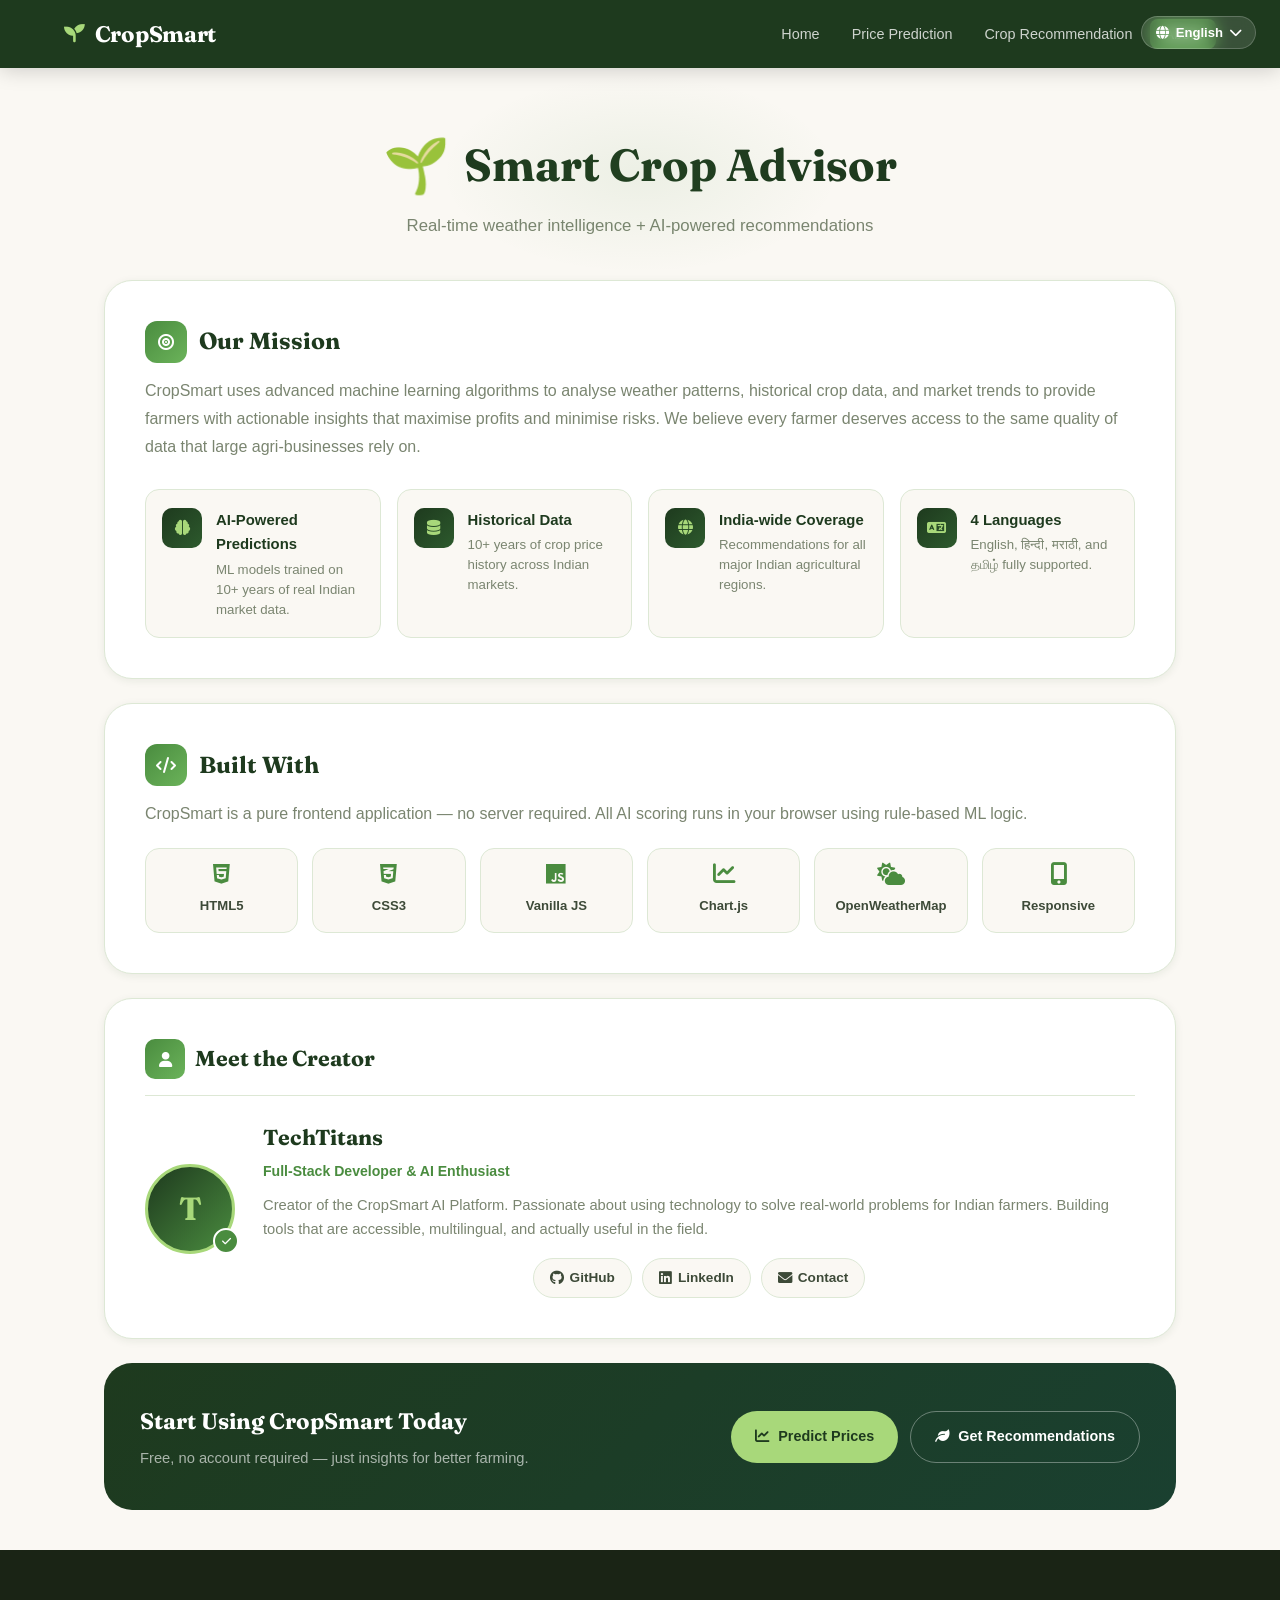
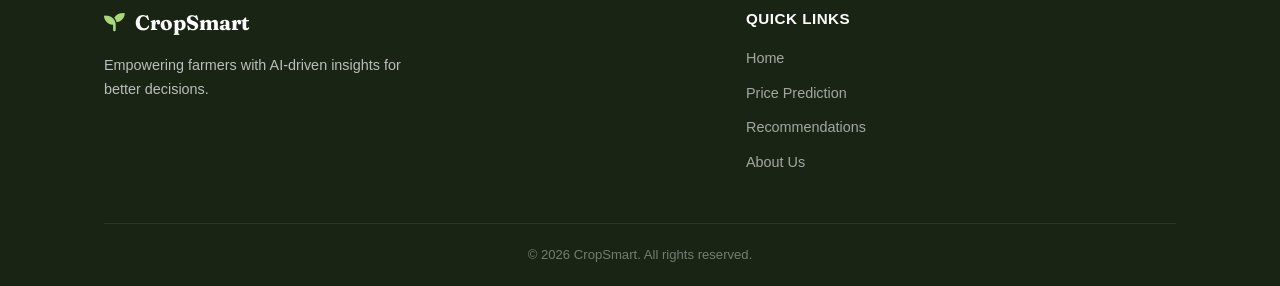
<file: crop/about.html>
<!DOCTYPE html>
<html lang="en">
<head>
    <meta charset="UTF-8">
    <meta name="viewport" content="width=device-width, initial-scale=1.0">
    <title>About - CropSmart</title>
    <link rel="stylesheet" href="css/style.css">
    <link href="https://cdnjs.cloudflare.com/ajax/libs/font-awesome/6.0.0/css/all.min.css" rel="stylesheet">
    <link href="https://fonts.googleapis.com/css2?family=Fraunces:ital,wght@0,400;0,600;0,700;1,400&family=DM+Sans:wght@400;500;600;700&family=Noto+Sans+Devanagari:wght@400;600;700&family=Noto+Sans+Tamil:wght@400;600;700&display=swap" rel="stylesheet">
    <style>
        .about-page { padding-top: 68px; min-height: 100vh; background: var(--cream); }

        /* Mission section */
        .mission-card {
            background: white;
            border: 1px solid var(--border);
            border-radius: var(--r-xl);
            padding: 40px;
            margin-bottom: 24px;
            box-shadow: var(--shadow-sm);
        }
        .mission-card h2 {
            font-family: 'Fraunces', serif;
            font-size: 1.45rem;
            color: var(--forest);
            margin-bottom: 14px;
            display: flex;
            align-items: center;
            gap: 12px;
        }
        .mission-card h2 i {
            width: 42px; height: 42px;
            background: linear-gradient(135deg, var(--leaf) 0%, var(--leaf-light) 100%);
            border-radius: 12px;
            display: flex;
            align-items: center;
            justify-content: center;
            font-size: 1rem;
            color: white;
            flex-shrink: 0;
        }
        .mission-card p {
            color: var(--text-muted);
            font-size: 1rem;
            line-height: 1.75;
        }

        /* Features list */
        .features-about {
            display: grid;
            grid-template-columns: repeat(auto-fit, minmax(220px, 1fr));
            gap: 16px;
            margin-top: 28px;
        }
        .feature-about-item {
            display: flex;
            align-items: flex-start;
            gap: 14px;
            background: var(--cream);
            border: 1.5px solid var(--border);
            border-radius: var(--r-md);
            padding: 18px 16px;
            transition: all .2s;
        }
        .feature-about-item:hover { border-color: var(--leaf); box-shadow: var(--shadow-sm); }
        .feature-about-item .fab-icon {
            width: 40px; height: 40px;
            background: linear-gradient(135deg, var(--forest) 0%, var(--forest-mid) 100%);
            border-radius: 10px;
            display: flex; align-items: center; justify-content: center;
            font-size: .95rem; color: var(--lime); flex-shrink: 0;
        }
        .feature-about-item h4 { font-weight: 700; font-size: .93rem; color: var(--forest); margin-bottom: 3px; }
        .feature-about-item p { font-size: .83rem; color: var(--text-muted); line-height: 1.5; }

        /* Tech stack */
        .tech-grid {
            display: grid;
            grid-template-columns: repeat(auto-fit, minmax(130px, 1fr));
            gap: 14px;
            margin-top: 4px;
        }
        .tech-pill {
            background: var(--cream);
            border: 1.5px solid var(--border);
            border-radius: var(--r-md);
            padding: 14px 12px;
            text-align: center;
            transition: all .2s;
        }
        .tech-pill:hover { border-color: var(--leaf); background: white; }
        .tech-pill i { font-size: 1.4rem; color: var(--leaf); display: block; margin-bottom: 6px; }
        .tech-pill span { font-size: .82rem; font-weight: 600; color: var(--text-mid); }

        /* Creator card */
        .creator-wrapper {
            background: white;
            border: 1px solid var(--border);
            border-radius: var(--r-xl);
            padding: 40px;
            margin-bottom: 24px;
            box-shadow: var(--shadow-sm);
        }
        .creator-inner {
            display: flex;
            align-items: center;
            gap: 28px;
            flex-wrap: wrap;
        }
        .creator-avatar-wrap {
            position: relative; flex-shrink: 0;
        }
        .creator-avatar {
            width: 90px; height: 90px;
            border-radius: 50%;
            object-fit: cover;
            border: 3px solid var(--lime);
        }
        .creator-avatar-placeholder {
            width: 90px; height: 90px; border-radius: 50%;
            background: linear-gradient(135deg, var(--forest) 0%, var(--leaf) 100%);
            display: flex; align-items: center; justify-content: center;
            font-family: 'Fraunces', serif; font-size: 2rem; font-weight: 700; color: var(--lime);
            border: 3px solid var(--lime);
        }
        .creator-badge {
            position: absolute; bottom: 0; right: -4px;
            width: 26px; height: 26px; border-radius: 50%;
            background: var(--leaf); border: 2px solid white;
            display: flex; align-items: center; justify-content: center;
            font-size: .65rem; color: white;
        }
        .creator-info { flex: 1; min-width: 0; }
        .creator-info h3 { font-family: 'Fraunces', serif; font-size: 1.35rem; color: var(--forest); margin-bottom: 4px; }
        .creator-role { color: var(--leaf); font-size: .88rem; font-weight: 600; margin-bottom: 10px; }
        .creator-bio { color: var(--text-muted); font-size: .92rem; line-height: 1.65; margin-bottom: 16px; }
        .creator-links { display: flex; gap: 10px; flex-wrap: wrap; }
        .creator-link {
            display: inline-flex; align-items: center; gap: 7px;
            padding: 8px 16px; border-radius: 50px;
            background: var(--cream); border: 1.5px solid var(--border);
            color: var(--text-mid); text-decoration: none;
            font-size: .84rem; font-weight: 600; transition: all .2s;
        }
        .creator-link:hover { background: var(--forest); color: white; border-color: var(--forest); }
        .creator-link i { font-size: .9rem; }

        /* CTA strip */
        .about-cta {
            background: linear-gradient(135deg, var(--forest) 0%, #1a4030 100%);
            border-radius: var(--r-xl);
            padding: 40px 36px;
            display: flex;
            align-items: center;
            justify-content: space-between;
            gap: 24px;
            flex-wrap: wrap;
            margin-bottom: 40px;
        }
        .about-cta-text h3 { font-family: 'Fraunces', serif; font-size: 1.4rem; color: white; margin-bottom: 6px; }
        .about-cta-text p { color: rgba(255,255,255,.62); font-size: .92rem; }
        .about-cta-btns { display: flex; gap: 12px; flex-wrap: wrap; }
        .btn-about-cta {
            display: inline-flex; align-items: center; gap: 9px;
            padding: 13px 24px; border-radius: 50px;
            font-weight: 700; font-size: .9rem; text-decoration: none; transition: all .25s;
        }
        .btn-about-cta.primary { background: var(--lime); color: var(--forest); }
        .btn-about-cta.primary:hover { background: white; transform: translateY(-2px); }
        .btn-about-cta.outline { background: transparent; color: white; border: 1.5px solid rgba(255,255,255,.35); }
        .btn-about-cta.outline:hover { background: rgba(255,255,255,.1); border-color: rgba(255,255,255,.6); }

        @media (max-width: 600px) {
            .creator-inner { flex-direction: column; text-align: center; }
            .creator-links { justify-content: center; }
            .about-cta { flex-direction: column; text-align: center; }
            .about-cta-btns { justify-content: center; }
            .mission-card, .creator-wrapper { padding: 24px 18px; }
        }
    </style>
</head>
<body>

    <nav class="navbar">
        <div class="nav-container">
            <div class="nav-logo"><i class="fas fa-seedling"></i><span>CropSmart</span></div>
            <ul class="nav-menu">
                <li><a href="index.html" class="nav-link">Home</a></li>
                <li><a href="price-prediction.html" class="nav-link">Price Prediction</a></li>
                <li><a href="crop-recommendation.html" class="nav-link">Crop Recommendation</a></li>
                <li><a href="about.html" class="nav-link active">About</a></li>
            </ul>
            <div class="hamburger"><span></span><span></span><span></span></div>
        </div>
    </nav>

    <div class="language-selector-container">
        <button class="language-toggle" id="languageToggle">
            <i class="fas fa-globe"></i><span id="currentLangLabel">English</span><i class="fas fa-chevron-down"></i>
        </button>
        <div class="language-menu hidden" id="languageMenu">
            <button class="lang-option active" data-lang="en"><span>🇬🇧 English</span></button>
            <button class="lang-option" data-lang="hi"><span>🇮🇳 हिन्दी (Hindi)</span></button>
            <button class="lang-option" data-lang="mr"><span>🇮🇳 मराठी (Marathi)</span></button>
            <button class="lang-option" data-lang="ta"><span>🇮🇳 தமிழ் (Tamil)</span></button>
        </div>
    </div>

    <section class="about-page">
        <div class="container">

            <!-- Page Header -->
            <div class="page-header-enhanced">
                <div class="header-glow"></div>
                <h1><span class="leaf-accent">🌱</span><span data-i18n="page-title">About CropSmart</span></h1>
                <p data-i18n="page-subtitle">Revolutionising agriculture with AI-powered insights for Indian farmers</p>
            </div>

            <!-- Mission -->
            <div class="mission-card">
                <h2><i class="fas fa-bullseye"></i><span data-i18n="mission-title">Our Mission</span></h2>
                <p data-i18n="mission-text">CropSmart uses advanced machine learning algorithms to analyse weather patterns, historical crop data, and market trends to provide farmers with actionable insights that maximise profits and minimise risks. We believe every farmer — regardless of farm size or location — deserves access to the same quality of data that large agri-businesses rely on.</p>

                <div class="features-about">
                    <div class="feature-about-item">
                        <div class="fab-icon"><i class="fas fa-brain"></i></div>
                        <div>
                            <h4 data-i18n="feat-1">AI-Powered Predictions</h4>
                            <p data-i18n="feat-1-desc">ML models trained on 10+ years of real Indian market data.</p>
                        </div>
                    </div>
                    <div class="feature-about-item">
                        <div class="fab-icon"><i class="fas fa-database"></i></div>
                        <div>
                            <h4 data-i18n="feat-2">Historical Data</h4>
                            <p data-i18n="feat-2-desc">10+ years of crop price history across Indian markets.</p>
                        </div>
                    </div>
                    <div class="feature-about-item">
                        <div class="fab-icon"><i class="fas fa-globe"></i></div>
                        <div>
                            <h4 data-i18n="feat-3">India-wide Coverage</h4>
                            <p data-i18n="feat-3-desc">Recommendations for all major Indian agricultural regions.</p>
                        </div>
                    </div>
                    <div class="feature-about-item">
                        <div class="fab-icon"><i class="fas fa-language"></i></div>
                        <div>
                            <h4 data-i18n="feat-4">4 Languages</h4>
                            <p data-i18n="feat-4-desc">English, हिन्दी, मराठी, and தமிழ் fully supported.</p>
                        </div>
                    </div>
                </div>
            </div>

            <!-- Tech Stack -->
            <div class="mission-card">
                <h2><i class="fas fa-code"></i><span data-i18n="tech-title">Built With</span></h2>
                <p style="margin-bottom: 20px;" data-i18n="tech-desc">CropSmart is a pure frontend application — no server required. All AI scoring runs in your browser using rule-based ML logic.</p>
                <div class="tech-grid">
                    <div class="tech-pill"><i class="fab fa-html5"></i><span>HTML5</span></div>
                    <div class="tech-pill"><i class="fab fa-css3-alt"></i><span>CSS3</span></div>
                    <div class="tech-pill"><i class="fab fa-js"></i><span>Vanilla JS</span></div>
                    <div class="tech-pill"><i class="fas fa-chart-line"></i><span>Chart.js</span></div>
                    <div class="tech-pill"><i class="fas fa-cloud-sun"></i><span>OpenWeatherMap</span></div>
                    <div class="tech-pill"><i class="fas fa-mobile-alt"></i><span>Responsive</span></div>
                </div>
            </div>

            <!-- Creator -->
            <div class="creator-wrapper">
                <h2 style="font-family:'Fraunces',serif;font-size:1.35rem;color:var(--forest);margin-bottom:24px;padding-bottom:16px;border-bottom:1px solid var(--border);display:flex;align-items:center;gap:10px;">
                    <i class="fas fa-user" style="width:40px;height:40px;background:linear-gradient(135deg,var(--leaf),var(--leaf-light));border-radius:10px;display:flex;align-items:center;justify-content:center;font-size:.95rem;color:white;flex-shrink:0;"></i>
                    <span data-i18n="creator-title">Meet the Creator</span>
                </h2>
                <div class="creator-inner">
                    <div class="creator-avatar-wrap">
                        <div class="creator-avatar-placeholder">T</div>
                        <div class="creator-badge"><i class="fas fa-check"></i></div>
                    </div>
                    <div class="creator-info">
                        <h3>TechTitans</h3>
                        <p class="creator-role" data-i18n="creator-role">Full-Stack Developer &amp; AI Enthusiast</p>
                        <p class="creator-bio" data-i18n="creator-bio">Creator of the CropSmart AI Platform. Passionate about using technology to solve real-world problems for Indian farmers. Building tools that are accessible, multilingual, and actually useful in the field.</p>
                        <div class="creator-links">
                            <a href="https://github.com/rodrixdcruz" class="creator-link" target="_blank"><i class="fab fa-github"></i> GitHub</a>
                            <a href="https://www.linkedin.com/in/rodrix-d-curz-590a2b32b/" class="creator-link" target="_blank"><i class="fab fa-linkedin"></i> LinkedIn</a>
                            <a href="mailto:rodrixdcurz@gmail.com" class="creator-link"><i class="fas fa-envelope"></i> Contact</a>
                        </div>
                    </div>
                </div>
            </div>

            <!-- CTA -->
            <div class="about-cta">
                <div class="about-cta-text">
                    <h3 data-i18n="cta-title">Start Using CropSmart Today</h3>
                    <p data-i18n="cta-sub">Free, no account required — just insights for better farming.</p>
                </div>
                <div class="about-cta-btns">
                    <a href="price-prediction.html" class="btn-about-cta primary"><i class="fas fa-chart-line"></i><span data-i18n="cta-price">Predict Prices</span></a>
                    <a href="crop-recommendation.html" class="btn-about-cta outline"><i class="fas fa-leaf"></i><span data-i18n="cta-crop">Get Recommendations</span></a>
                </div>
            </div>

        </div>
    </section>

    <footer class="footer">
        <div class="container">
            <div class="footer-content">
                <div class="footer-section">
                    <div class="footer-logo"><i class="fas fa-seedling"></i><span>CropSmart</span></div>
                    <p data-i18n="footer-tagline">Empowering farmers with AI-driven insights for better decisions.</p>
                </div>
                <div class="footer-section">
                    <h4 data-i18n="footer-links">Quick Links</h4>
                    <ul>
                        <li><a href="index.html" data-i18n="footer-home">Home</a></li>
                        <li><a href="price-prediction.html" data-i18n="footer-price">Price Prediction</a></li>
                        <li><a href="crop-recommendation.html" data-i18n="footer-recommend">Recommendations</a></li>
                        <li><a href="about.html" data-i18n="footer-about">About Us</a></li>
                    </ul>
                </div>
            </div>
            <div class="footer-bottom"><p>&copy; 2026 CropSmart. All rights reserved.</p></div>
        </div>
    </footer>

    <script id="language-data" type="application/json">{"en":{"page-title":"Smart Crop Advisor","page-subtitle":"Real-time weather intelligence + AI-powered recommendations","weather-title":"Detect Your Weather","weather-desc":"Allow location access to auto-fill temperature, humidity & rainfall with live data","weather-btn":"Use My Location","metric-temp":"Temperature","metric-humidity":"Humidity","metric-rainfall":"Rainfall (24h)","form-title":"Your Farm Details","label-temp":"Temperature","label-humidity":"Humidity","label-rainfall":"Rainfall (Next 24h)","label-soil":"Soil Type","label-area":"Farm Area","label-region":"Region","badge-live":"Live","badge-detected":"Detected","soil-loamy":"🟫 Loamy Soil","soil-sandy":"🟨 Sandy Soil","soil-clay":"🟪 Clay Soil","soil-red":"🔴 Red Soil","unit-hectares":"hectares","region-punjab":"🌾 Punjab","region-maharashtra":"🌾 Maharashtra","region-tamilnadu":"🌾 Tamil Nadu","region-karnataka":"🌾 Karnataka","region-gujarat":"🌾 Gujarat","region-rajasthan":"🌾 Rajasthan","region-up":"🌾 Uttar Pradesh","region-mp":"🌾 Madhya Pradesh","region-andhra":"🌾 Andhra Pradesh","region-telangana":"🌾 Telangana","region-other":"🌾 Other","btn-analyze":"Get Smart Recommendations","results-title":"Top Crop Recommendations","results-subtitle":"Based on your weather & farm conditions","footer-tagline":"Empowering farmers with AI-driven insights for better decisions.","footer-links":"Quick Links","footer-price":"Price Prediction","footer-recommend":"Recommendations","footer-about":"About Us","price-title":"Price Prediction Engine","price-subtitle":"Get 7-day accurate price forecasts for your crops","info-heading":"Real-time Market Data","info-text":"Powered by advanced ML algorithms analyzing market trends and historical data","label-crop":"Select Crop","label-market":"Market Location","opt-choose":"Choose a crop","opt-select":"Select market...","crop-rice":"🍚 Rice","crop-wheat":"🌾 Wheat","crop-maize":"🌽 Maize","crop-soybean":"🫘 Soybean","crop-cotton":"⚪ Cotton","market-delhi":"🏙️ Delhi","market-mumbai":"🏙️ Mumbai","market-chennai":"🏙️ Chennai","market-kolkata":"🏙️ Kolkata","market-bangalore":"🏙️ Bangalore","market-hyderabad":"🏙️ Hyderabad","btn-predict":"Predict Price","label-today":"Today's Price","rec-good":"Good time to sell!","price-low":"Lowest Expected","price-high":"Highest Expected","footer-home":"Home","mission-title":"Our Mission","mission-text":"CropSmart uses advanced machine learning algorithms to analyse weather patterns, historical crop data, and market trends to provide farmers with actionable insights that maximise profits and minimise risks. We believe every farmer deserves access to the same quality of data that large agri-businesses rely on.","feat-1":"AI-Powered Predictions","feat-1-desc":"ML models trained on 10+ years of real Indian market data.","feat-2":"Historical Data","feat-2-desc":"10+ years of crop price history across Indian markets.","feat-3":"India-wide Coverage","feat-3-desc":"Recommendations for all major Indian agricultural regions.","feat-4":"4 Languages","feat-4-desc":"English, हिन्दी, मराठी, and தமிழ் fully supported.","tech-title":"Built With","tech-desc":"CropSmart is a pure frontend application — no server required. All AI scoring runs in your browser using rule-based ML logic.","creator-title":"Meet the Creator","creator-role":"Full-Stack Developer & AI Enthusiast","creator-bio":"Creator of the CropSmart AI Platform. Passionate about using technology to solve real-world problems for Indian farmers. Building tools that are accessible, multilingual, and actually useful in the field.","cta-title":"Start Using CropSmart Today","cta-sub":"Free, no account required — just insights for better farming.","cta-price":"Predict Prices","cta-crop":"Get Recommendations","crop-barley":"🌿 Barley","crop-sorghum":"🌾 Sorghum (Jowar)","crop-bajra":"🌾 Pearl Millet (Bajra)","crop-ragi":"🌾 Finger Millet (Ragi)","crop-chickpea":"🫘 Chickpea (Chana)","crop-pigeonpea":"🫘 Pigeon Pea (Tur/Arhar)","crop-lentil":"🫘 Lentil (Masoor)","crop-greengram":"🫘 Green Gram (Moong)","crop-blackgram":"🫘 Black Gram (Urad)","crop-mustard":"🟡 Mustard/Rapeseed","crop-groundnut":"🥜 Groundnut","crop-sunflower":"🌻 Sunflower","crop-sesame":"🌿 Sesame (Til)","crop-linseed":"🌿 Linseed","crop-castor":"🌿 Castor","crop-sugarcane":"🎋 Sugarcane","crop-jute":"🌿 Jute","crop-tobacco":"🍂 Tobacco","crop-turmeric":"🟡 Turmeric","crop-chilli":"🌶️ Chilli","crop-coriander":"🌿 Coriander","crop-cumin":"🌿 Cumin (Jeera)","crop-ginger":"🫚 Ginger","crop-garlic":"🧄 Garlic","crop-onion":"🧅 Onion","crop-potato":"🥔 Potato","crop-tomato":"🍅 Tomato","crop-brinjal":"🍆 Brinjal","crop-okra":"🌿 Okra (Bhindi)","crop-cabbage":"🥬 Cabbage","crop-cauliflower":"🥦 Cauliflower","crop-banana":"🍌 Banana","crop-mango":"🥭 Mango","crop-grapes":"🍇 Grapes","crop-pomegranate":"🍎 Pomegranate","crop-orange":"🍊 Orange","market-amritsar":"🌾 Amritsar (Punjab)","market-ludhiana":"🌾 Ludhiana (Punjab)","market-chandigarh":"🏙️ Chandigarh","market-jaipur":"🏙️ Jaipur (Rajasthan)","market-jodhpur":"🏙️ Jodhpur (Rajasthan)","market-agra":"🏙️ Agra (UP)","market-lucknow":"🏙️ Lucknow (UP)","market-kanpur":"🏙️ Kanpur (UP)","market-varanasi":"🏙️ Varanasi (UP)","market-meerut":"🏙️ Meerut (UP)","market-haridwar":"🏙️ Haridwar (Uttarakhand)","market-shimla":"🏔️ Shimla (HP)","market-dehradun":"🏔️ Dehradun (Uttarakhand)","market-pune":"🏙️ Pune (Maharashtra)","market-nagpur":"🍊 Nagpur (Maharashtra)","market-nashik":"🍇 Nashik (Maharashtra)","market-amravati":"🌿 Amravati (Maharashtra)","market-aurangabad":"🏙️ Chhatrapati Sambhajinagar (MH)","market-kolhapur":"🏙️ Kolhapur (Maharashtra)","market-surat":"🏙️ Surat (Gujarat)","market-ahmedabad":"🏙️ Ahmedabad (Gujarat)","market-rajkot":"🏙️ Rajkot (Gujarat)","market-vadodara":"🏙️ Vadodara (Gujarat)","market-indore":"🏙️ Indore (MP)","market-bhopal":"🏙️ Bhopal (MP)","market-gwalior":"🏙️ Gwalior (MP)","market-jabalpur":"🏙️ Jabalpur (MP)","market-coimbatore":"🏙️ Coimbatore (TN)","market-madurai":"🏙️ Madurai (TN)","market-trichy":"🏙️ Trichy (TN)","market-salem":"🏙️ Salem (TN)","market-mysore":"🏙️ Mysore (Karnataka)","market-hubli":"🏙️ Hubli-Dharwad (Karnataka)","market-mangalore":"🏙️ Mangalore (Karnataka)","market-kochi":"🌴 Kochi (Kerala)","market-thiruvananthapuram":"🌴 Thiruvananthapuram (Kerala)","market-kozhikode":"🌴 Kozhikode (Kerala)","market-vijayawada":"🏙️ Vijayawada (AP)","market-visakhapatnam":"🏙️ Visakhapatnam (AP)","market-guntur":"🌶️ Guntur (AP)","market-warangal":"🏙️ Warangal (Telangana)","market-patna":"🏙️ Patna (Bihar)","market-gaya":"🏙️ Gaya (Bihar)","market-muzaffarpur":"🏙️ Muzaffarpur (Bihar)","market-bhubaneswar":"🏙️ Bhubaneswar (Odisha)","market-cuttack":"🏙️ Cuttack (Odisha)","market-sambalpur":"🏙️ Sambalpur (Odisha)","market-ranchi":"🏙️ Ranchi (Jharkhand)","market-jamshedpur":"🏙️ Jamshedpur (Jharkhand)","market-siliguri":"🏔️ Siliguri (WB)","market-asansol":"🏙️ Asansol (WB)","market-guwahati":"🏙️ Guwahati (Assam)","market-dibrugarh":"🍵 Dibrugarh (Assam)","market-raipur":"🏙️ Raipur (Chhattisgarh)","market-bilaspur":"🏙️ Bilaspur (CG)","market-nagpur_vidarbha":"🌿 Nagpur APMC (Vidarbha)","market-yavatmal":"🌿 Yavatmal (Maharashtra)","soil-select":"— Select Soil —","crop-opt":"— Choose a crop —","market-opt":"— Select market —","nav-home":"Home","nav-price":"Price Prediction","nav-recommend":"Crop Recommendation","nav-about":"About","hero-h1":"Smart Farming Starts Here","hero-p":"AI-powered crop recommendations and price predictions tailored for Indian farmers. Make data-driven decisions and maximise your profits.","btn-get-advice":"Get Crop Advice","btn-predict-prices":"Predict Prices","stat1-title":"AI Recommendations","stat2-title":"Price Forecasts","stat3-title":"Live Weather","features-h2":"Everything You Need to Farm Smarter","features-p":"Powerful AI tools designed specifically for Indian agricultural conditions","feat1-h3":"AI Crop Advisor","feat1-p":"Get personalised crop recommendations based on your local weather, soil type, and farm area with profit forecasts.","feat2-h3":"Price Predictions","feat2-p":"7-day market price forecasts for rice, wheat, maize, soybean, and cotton across major Indian APMCs.","feat3-h3":"Live Weather","feat3-p":"Auto-detect your location and fill farm conditions using real-time OpenWeatherMap data instantly.","feat4-h3":"4 Languages","feat4-p":"Use CropSmart in English, हिन्दी, मराठी, or தமிழ் — fully localised for every Indian farmer.","crops-section-h2":"Our Crops","crops-section-p":"Track prices and get recommendations for these major Indian crops","cta-h2":"Ready to Grow Smarter?","cta-p":"Free to use — no account required. Just insights for better farming.","cta-btn":"Get Started Free","rec-page-h1":"🌾 Smart Crop Advisor","rec-page-p":"Real-time weather intelligence + AI-powered recommendations","weather-card-h3":"Detect Your Weather","weather-card-p":"Allow location access to auto-fill temperature, humidity & rainfall with live data","form-title-rec":"Your Farm Details","rec-btn":"Get Smart Recommendations","rec-results-h2":"Top Crop Recommendations","rec-results-p":"Based on your weather & farm conditions","price-page-h1":"📈 Price Prediction Engine","price-page-p":"Get 7-day accurate price forecasts for your crops","price-info-strong":"Real-time Market Data","price-info-p":"Powered by ML algorithms analyzing market trends and historical data across Indian APMCs","form-title-price":"Predict Market Prices","price-btn":"Predict Price","price-results-h2":"7-Day Price Forecast","price-results-p":"Market predictions based on current trends","label-low":"Lowest Expected —","label-high":"Highest Expected —","about-h1":"🌱 About CropSmart","about-p":"Revolutionising agriculture with AI-powered insights for Indian farmers","stat1-sub":"5 crops analyzed","stat2-sub":"7-day predictions","stat3-sub":"Real-time detection"},"hi":{"page-title":"स्मार्ट फसल सलाहकार","page-subtitle":"रीयल-टाइम मौसम खुफिया + AI संचालित सिफारिशें","weather-title":"अपना मौसम खोजें","weather-desc":"तापमान, आर्द्रता और वर्षा को स्वचालित रूप से भरने के लिए स्थान पहुंच की अनुमति दें","weather-btn":"मेरी लोकेशन इस्तेमाल करें","metric-temp":"तापमान","metric-humidity":"आर्द्रता","metric-rainfall":"वर्षा (24 घंटे)","form-title":"आपकी खेत की जानकारी","label-temp":"तापमान","label-humidity":"नमी","label-rainfall":"बारिश (अगले 24 घंटे)","label-soil":"मिट्टी का प्रकार","label-area":"खेत का क्षेत्रफल","label-region":"क्षेत्र","badge-live":"लाइव","badge-detected":"पता लगाया गया","soil-loamy":"🟫 दोमट मिट्टी","soil-sandy":"🟨 बलुई मिट्टी","soil-clay":"🟪 चिकनी मिट्टी","soil-red":"🔴 लाल मिट्टी","unit-hectares":"हेक्टेयर","region-punjab":"🌾 पंजाब","region-maharashtra":"🌾 महाराष्ट्र","region-tamilnadu":"🌾 तमिलनाडु","region-karnataka":"🌾 कर्नाटक","region-gujarat":"🌾 गुजरात","region-rajasthan":"🌾 राजस्थान","region-up":"🌾 उत्तर प्रदेश","region-mp":"🌾 मध्य प्रदेश","region-andhra":"🌾 आंध्र प्रदेश","region-telangana":"🌾 तेलंगाना","region-other":"🌾 अन्य","btn-analyze":"स्मार्ट सिफारिशें प्राप्त करें","results-title":"शीर्ष फसल सिफारिशें","results-subtitle":"आपके मौसम और खेत की स्थिति के आधार पर","footer-tagline":"किसानों को बेहतर निर्णय लेने के लिए AI संचालित अंतर्दृष्टि प्रदान करना।","footer-links":"त्वरित लिंक","footer-price":"मूल्य पूर्वानुमान","footer-recommend":"सिफारिशें","footer-about":"हमारे बारे में","nav-home":"होम","nav-price":"भाव पूर्वानुमान","nav-recommend":"फसल सलाह","nav-about":"हमारे बारे में","hero-h1":"स्मार्ट खेती यहीं से शुरू","hero-p":"AI-संचालित फसल सिफारिशें और भाव पूर्वानुमान — भारतीय किसानों के लिए। सही निर्णय लें और मुनाफ़ा बढ़ाएँ।","btn-get-advice":"फसल सलाह पाएँ","btn-predict-prices":"भाव जानें","stat1-title":"AI सिफारिशें","stat1-sub":"5 फसलों का विश्लेषण","stat2-title":"भाव पूर्वानुमान","stat2-sub":"7-दिन के अनुमान","stat3-title":"लाइव मौसम","stat3-sub":"रीयल-टाइम जानकारी","features-h2":"बेहतर खेती के लिए सब कुछ","features-p":"भारतीय कृषि के लिए बने शक्तिशाली AI औज़ार","feat1-h3":"AI फसल सलाहकार","feat1-p":"मौसम, मिट्टी और खेत के आधार पर व्यक्तिगत फसल सिफारिश और मुनाफ़ा अनुमान।","feat2-h3":"भाव पूर्वानुमान","feat2-p":"चावल, गेहूँ, मक्का, सोयाबीन और कपास के 7-दिन बाज़ार भाव।","feat3-h3":"लाइव मौसम","feat3-p":"अपनी जगह पहचानें और OpenWeatherMap से तुरंत खेत की स्थिति भरें।","feat4-h3":"4 भाषाएँ","feat4-p":"CropSmart को English, हिन्दी, मराठी या தமிழ் में इस्तेमाल करें — हर किसान के लिए।","crops-section-h2":"हमारी फसलें","crops-section-p":"इन प्रमुख फसलों के भाव देखें और सलाह पाएँ","cta-h2":"आज ही बेहतर खेती शुरू करें","cta-p":"मुफ़्त — कोई खाता नहीं। बस बेहतर खेती के लिए जानकारी।","cta-btn":"मुफ़्त शुरू करें","rec-page-h1":"🌾 स्मार्ट फसल सलाहकार","rec-page-p":"रीयल-टाइम मौसम + AI फसल सिफारिशें","weather-card-h3":"मौसम पहचानें","weather-card-p":"लोकेशन की अनुमति दें — तापमान, नमी और बारिश अपने आप भर जाएगी","form-title-rec":"आपकी खेत की जानकारी","soil-select":"— मिट्टी चुनें —","rec-btn":"स्मार्ट सिफारिशें पाएँ","rec-results-h2":"सर्वश्रेष्ठ फसल सिफारिशें","rec-results-p":"आपके मौसम और खेत की स्थिति के आधार पर","price-page-h1":"📈 भाव पूर्वानुमान इंजन","price-page-p":"अपनी फसलों के 7-दिन सटीक भाव पाएँ","price-info-strong":"रीयल-टाइम बाज़ार डेटा","price-info-p":"बाज़ार रुझान और ऐतिहासिक डेटा पर आधारित विश्लेषण","form-title-price":"बाज़ार भाव जानें","label-crop":"फसल चुनें","crop-opt":"— फसल चुनें —","label-market":"मंडी स्थान","market-opt":"— मंडी चुनें —","market-delhi":"🏙️ दिल्ली","market-mumbai":"🏙️ मुंबई","market-chennai":"🏙️ चेन्नई","market-kolkata":"🏙️ कोलकाता","market-bangalore":"🏙️ बैंगलोर","market-hyderabad":"🏙️ हैदराबाद","price-btn":"भाव जानें","price-results-h2":"7-दिन भाव पूर्वानुमान","price-results-p":"वर्तमान रुझानों पर आधारित अनुमान","label-today":"आज का भाव","label-low":"न्यूनतम अपेक्षित —","label-high":"अधिकतम अपेक्षित —","about-h1":"🌱 CropSmart के बारे में","price-title":"कीमत पूर्वानुमान इंजन","price-subtitle":"अपनी फसलों के लिए 7-दिवसीय सटीक कीमत पूर्वानुमान प्राप्त करें","info-heading":"रीयल-टाइम बाजार डेटा","info-text":"बाजार के रुझानों और ऐतिहासिक डेटा का विश्लेषण करने वाले उन्नत एमएल एल्गोरिदम द्वारा संचालित","opt-choose":"एक फसल चुनें","opt-select":"बाजार चुनें...","crop-rice":"🍚 चावल","crop-wheat":"🌾 गेहूं","crop-maize":"🌽 मकई","crop-soybean":"🫘 सोयाबीन","crop-cotton":"⚪ कपास","btn-predict":"कीमत की भविष्यवाणी करें","rec-good":"बेचने का अच्छा समय!","price-low":"सबसे कम अपेक्षित","price-high":"सर्वोच्च अपेक्षित","footer-home":"होम","mission-title":"हमारा मिशन","mission-text":"CropSmart मौसम के पैटर्न, ऐतिहासिक फसल डेटा और बाजार के रुझानों का विश्लेषण करने के लिए उन्नत मशीन लर्निंग एल्गोरिदम का उपयोग करता है।","feat-1":"AI-संचालित भविष्यवाणियां","feat-1-desc":"10+ वर्षों के वास्तविक भारतीय बाजार डेटा पर प्रशिक्षित ML मॉडल।","feat-2":"ऐतिहासिक डेटा","feat-2-desc":"10+ वर्षों का फसल मूल्य इतिहास।","feat-3":"भारत-व्यापी कवरेज","feat-3-desc":"सभी प्रमुख भारतीय कृषि क्षेत्रों के लिए सिफारिशें।","feat-4":"4 भाषाएं","feat-4-desc":"अंग्रेजी, हिन्दी, मराठी और तमिल पूरी तरह समर्थित।","tech-title":"किससे बनाया गया","tech-desc":"CropSmart एक शुद्ध फ्रंटएंड एप्लिकेशन है — कोई सर्वर नहीं।","creator-title":"निर्माता से मिलें","creator-role":"फुल-स्टैक डेवलपर और AI उत्साही","creator-bio":"CropSmart AI प्लेटफॉर्म के निर्माता। भारतीय किसानों के लिए वास्तविक समस्याओं को हल करने के लिए प्रौद्योगिकी का उपयोग करने के बारे में जोशीले।","cta-title":"आज CropSmart का उपयोग शुरू करें","cta-sub":"मुफ्त, कोई खाता नहीं — बेहतर खेती के लिए बस अंतर्दृष्टि।","cta-price":"कीमतें अनुमान लगाएं","cta-crop":"सिफारिशें प्राप्त करें","crop-barley":"🌿जौ","crop-sorghum":"🌾ज्वार","crop-bajra":"🌾बाजरा","crop-ragi":"🌾रागी","crop-chickpea":"🫘चना","crop-pigeonpea":"🫘तूर दाल","crop-lentil":"🫘मसूर","crop-greengram":"🫘मूंग","crop-blackgram":"🫘उड़द","crop-mustard":"🟡सरसों","crop-groundnut":"🥜मूंगफली","crop-sunflower":"🌻सूरजमुखी","crop-sesame":"🌿तिल","crop-linseed":"🌿अलसी","crop-castor":"🌿अरंडी","crop-sugarcane":"🎋गन्ना","crop-jute":"🌿जूट","crop-tobacco":"🍂तंबाकू","crop-turmeric":"🟡हल्दी","crop-chilli":"🌶️मिर्च","crop-coriander":"🌿धनिया","crop-cumin":"🌿जीरा","crop-ginger":"🫚अदरक","crop-garlic":"🧄लहसुन","crop-onion":"🧅प्याज़","crop-potato":"🥔आलू","crop-tomato":"🍅टमाटर","crop-brinjal":"🍆बैंगन","crop-okra":"🌿भिंडी","crop-cabbage":"🥬पत्ता गोभी","crop-cauliflower":"🥦फूल गोभी","crop-banana":"🍌केला","crop-mango":"🥭आम","crop-grapes":"🍇अंगूर","crop-pomegranate":"🍎अनार","crop-orange":"🍊संतरा","market-amritsar":"🌾 Amritsar (Punjab)","market-ludhiana":"🌾 Ludhiana (Punjab)","market-chandigarh":"🏙️ Chandigarh","market-jaipur":"🏙️ Jaipur (Rajasthan)","market-jodhpur":"🏙️ Jodhpur (Rajasthan)","market-agra":"🏙️ Agra (UP)","market-lucknow":"🏙️ Lucknow (UP)","market-kanpur":"🏙️ Kanpur (UP)","market-varanasi":"🏙️ Varanasi (UP)","market-meerut":"🏙️ Meerut (UP)","market-haridwar":"🏙️ Haridwar (Uttarakhand)","market-shimla":"🏔️ Shimla (HP)","market-dehradun":"🏔️ Dehradun (Uttarakhand)","market-pune":"🏙️ Pune (Maharashtra)","market-nagpur":"🍊 Nagpur (Maharashtra)","market-nashik":"🍇 Nashik (Maharashtra)","market-amravati":"🌿 Amravati (Maharashtra)","market-aurangabad":"🏙️ Chhatrapati Sambhajinagar (MH)","market-kolhapur":"🏙️ Kolhapur (Maharashtra)","market-surat":"🏙️ Surat (Gujarat)","market-ahmedabad":"🏙️ Ahmedabad (Gujarat)","market-rajkot":"🏙️ Rajkot (Gujarat)","market-vadodara":"🏙️ Vadodara (Gujarat)","market-indore":"🏙️ Indore (MP)","market-bhopal":"🏙️ Bhopal (MP)","market-gwalior":"🏙️ Gwalior (MP)","market-jabalpur":"🏙️ Jabalpur (MP)","market-coimbatore":"🏙️ Coimbatore (TN)","market-madurai":"🏙️ Madurai (TN)","market-trichy":"🏙️ Trichy (TN)","market-salem":"🏙️ Salem (TN)","market-mysore":"🏙️ Mysore (Karnataka)","market-hubli":"🏙️ Hubli-Dharwad (Karnataka)","market-mangalore":"🏙️ Mangalore (Karnataka)","market-kochi":"🌴 Kochi (Kerala)","market-thiruvananthapuram":"🌴 Thiruvananthapuram (Kerala)","market-kozhikode":"🌴 Kozhikode (Kerala)","market-vijayawada":"🏙️ Vijayawada (AP)","market-visakhapatnam":"🏙️ Visakhapatnam (AP)","market-guntur":"🌶️ Guntur (AP)","market-warangal":"🏙️ Warangal (Telangana)","market-patna":"🏙️ Patna (Bihar)","market-gaya":"🏙️ Gaya (Bihar)","market-muzaffarpur":"🏙️ Muzaffarpur (Bihar)","market-bhubaneswar":"🏙️ Bhubaneswar (Odisha)","market-cuttack":"🏙️ Cuttack (Odisha)","market-sambalpur":"🏙️ Sambalpur (Odisha)","market-ranchi":"🏙️ Ranchi (Jharkhand)","market-jamshedpur":"🏙️ Jamshedpur (Jharkhand)","market-siliguri":"🏔️ Siliguri (WB)","market-asansol":"🏙️ Asansol (WB)","market-guwahati":"🏙️ Guwahati (Assam)","market-dibrugarh":"🍵 Dibrugarh (Assam)","market-raipur":"🏙️ Raipur (Chhattisgarh)","market-bilaspur":"🏙️ Bilaspur (CG)","market-nagpur_vidarbha":"🌿 Nagpur APMC (Vidarbha)","market-yavatmal":"🌿 Yavatmal (Maharashtra)","about-p":"भारतीय किसानों के लिए AI-संचालित अंतर्दृष्टि से कृषि में क्रांति"},"mr":{"page-title":"स्मार्ट पिक सल्लागार","page-subtitle":"रीअल-टाइम हवामान बुद्धिमत्ता + AI-संचालित शिफारशी","weather-title":"तुमचे हवामान शोधा","weather-desc":"तापमान, आर्द्रता आणि पाऊस स्वयंचलितपणे भरण्यासाठी स्थान प्रवेश अनुमती द्या","weather-btn":"माझी लोकेशन वापरा","metric-temp":"तापमान","metric-humidity":"आर्द्रता","metric-rainfall":"पाऊस (२४ तास)","form-title":"आपल्या शेताची माहिती","label-temp":"तापमान","label-humidity":"आर्द्रता","label-rainfall":"पाऊस (पुढील २४ तास)","label-soil":"जमिनीचा प्रकार","label-area":"शेताचे क्षेत्र","label-region":"क्षेत्र","badge-live":"लाइव","badge-detected":"शोधले","soil-loamy":"🟫 गाळी जमीन","soil-sandy":"🟨 वाळू जमीन","soil-clay":"🟪 चिकणमाती","soil-red":"🔴 लाल जमीन","unit-hectares":"हेक्टर","region-punjab":"🌾 पंजाब","region-maharashtra":"🌾 महाराष्ट्र","region-tamilnadu":"🌾 तमिळनाडु","region-karnataka":"🌾 कर्नाटक","region-gujarat":"🌾 गुजरात","region-rajasthan":"🌾 राजस्थान","region-up":"🌾 उत्तर प्रदेश","region-mp":"🌾 मध्य प्रदेश","region-andhra":"🌾 आंध्र प्रदेश","region-telangana":"🌾 तेलंगाना","region-other":"🌾 इतर","btn-analyze":"स्मार्ट शिफारशी मिळवा","results-title":"शीर्ष पिक शिफारशी","results-subtitle":"तुमच्या हवामान आणि शेताच्या परिस्थितीच्या आधारे","footer-tagline":"किसानांना बेहतर निर्णय घेण्यासाठी AI-चालित अंतर्दृष्टी प्रदान करणे।","footer-links":"द्रुत लिंक्स","footer-price":"किंमत अंदाज","footer-recommend":"शिफारशी","footer-about":"आमच्याबद्दल","nav-home":"मुख्यपृष्ठ","nav-price":"भाव अंदाज","nav-recommend":"पीक सल्ला","nav-about":"आमच्याबद्दल","hero-h1":"स्मार्ट शेती येथून सुरू","hero-p":"AI-आधारित पीक सल्ला आणि भाव अंदाज — भारतीय शेतकऱ्यांसाठी. योग्य निर्णय घ्या आणि नफा वाढवा.","btn-get-advice":"पीक सल्ला घ्या","btn-predict-prices":"भाव पहा","stat1-title":"एआय सल्ला","stat1-sub":"५ पिकांचे विश्लेषण","stat2-title":"भाव अंदाज","stat2-sub":"७-दिवसांचा अंदाज","stat3-title":"थेट हवामान","stat3-sub":"रिअल-टाइम माहिती","features-h2":"चांगल्या शेतीसाठी सर्व काही","features-p":"भारतीय शेतीसाठी बनवलेली शक्तिशाली एआय साधने","feat1-h3":"एआय पीक सल्लागार","feat1-p":"हवामान, जमीन आणि शेताच्या आधारे वैयक्तिक पीक शिफारस आणि नफा अंदाज.","feat2-h3":"भाव अंदाज","feat2-p":"भात, गहू, मका, सोयाबीन आणि कापसाचे ७-दिवसांचे बाजार भाव.","feat3-h3":"थेट हवामान","feat3-p":"तुमचे स्थान ओळखा आणि OpenWeatherMap वरून लगेच शेताची स्थिती भरा.","feat4-h3":"४ भाषा","feat4-p":"CropSmart English, हिन्दी, मराठी किंवा தமிழ் मध्ये वापरा — प्रत्येक शेतकऱ्यासाठी.","crops-section-h2":"आमची पिके","crops-section-p":"या प्रमुख पिकांचे भाव पहा आणि सल्ला घ्या","cta-h2":"आजपासून चांगली शेती सुरू करा","cta-p":"मोफत — खाते नको. फक्त चांगल्या शेतीसाठी माहिती.","cta-btn":"मोफत सुरू करा","rec-page-h1":"🌾 स्मार्ट पीक सल्लागार","rec-page-p":"रिअल-टाइम हवामान + एआय पीक शिफारस","weather-card-h3":"हवामान ओळखा","weather-card-p":"लोकेशन परवानगी द्या — तापमान, आर्द्रता आणि पाऊस आपोआप भरेल","form-title-rec":"तुमच्या शेताची माहिती","soil-select":"— जमीन निवडा —","rec-btn":"स्मार्ट शिफारस मिळवा","rec-results-h2":"सर्वोत्तम पीक शिफारस","rec-results-p":"तुमच्या हवामान व शेताच्या स्थितीनुसार","price-page-h1":"📈 भाव अंदाज इंजिन","price-page-p":"तुमच्या पिकांचे ७-दिवसांचे अचूक भाव मिळवा","price-info-strong":"रिअल-टाइम बाजार डेटा","price-info-p":"बाजार कल आणि ऐतिहासिक डेटावर आधारित विश्लेषण","form-title-price":"बाजार भाव जाणा","label-crop":"पीक निवडा","crop-opt":"— पीक निवडा —","label-market":"बाजार स्थान","market-opt":"— बाजार निवडा —","market-delhi":"🏙️ दिल्ली","market-mumbai":"🏙️ मुंबई","market-chennai":"🏙️ चेन्नई","market-kolkata":"🏙️ कोलकाता","market-bangalore":"🏙️ बंगळुरू","market-hyderabad":"🏙️ हैदराबाद","price-btn":"भाव जाणा","price-results-h2":"७-दिवसांचा भाव अंदाज","price-results-p":"सध्याच्या कलावर आधारित अंदाज","label-today":"आजचा भाव","label-low":"किमान अपेक्षित —","label-high":"कमाल अपेक्षित —","about-h1":"🌱 CropSmart बद्दल","price-title":"किमत अंदाज इंजिन","price-subtitle":"तुमच्या पिकांच्या 7-दिवसीय अचूक किमती अंदाज मिळवा","info-heading":"रीयल-टाइम बाजार डेटा","info-text":"बाजार ट्रेंड आणि ऐतिहासिक डेटा विश्लेषण करणारे प्रगत एमएल अल्गोरिदम द्वारे समर्थित","opt-choose":"एक पिक निवडा","opt-select":"बाजार निवडा...","crop-rice":"🍚 तांदूळ","crop-wheat":"🌾 गहू","crop-maize":"🌽 कोंबडी","crop-soybean":"🫘 सोयाबीन","crop-cotton":"⚪ कापूस","btn-predict":"किमत अंदाज लावा","rec-good":"विक्री करण्याचा चांगला वेळ!","price-low":"सर्वात कमी अपेक्षित","price-high":"सर्वोच्च अपेक्षित","footer-home":"होम","mission-title":"आमचे ध्येय","mission-text":"CropSmart हवामानाचे नमुने, ऐतिहासिक पिक डेटा आणि बाजार ट्रेंडचे विश्लेषण करण्यासाठी प्रगत मशीन लर्निंग अल्गोरिदम वापरते।","feat-1":"AI-चालित भविष्यवाणी","feat-1-desc":"10+ वर्षांच्या भारतीय बाजार डेटावर प्रशिक्षित ML मॉडेल।","feat-2":"ऐतिहासिक डेटा","feat-2-desc":"10+ वर्षांचा पिक किमत इतिहास।","feat-3":"भारत-व्यापी कव्हरेज","feat-3-desc":"सर्व प्रमुख भारतीय कृषी क्षेत्रांसाठी शिफारशी।","feat-4":"4 भाषा","feat-4-desc":"इंग्रजी, हिन्दी, मराठी आणि तमिळ पूर्णपणे समर्थित।","tech-title":"कोणत्या तंत्रज्ञानाने बनवले","tech-desc":"CropSmart एक शुद्ध फ्रंटएंड अॅप्लिकेशन आहे — कोणताही सर्व्हर नाही।","creator-title":"निर्मात्याशी भेटा","creator-role":"फुल-स्टॅक डेव्हलपर आणि AI उत्साही","creator-bio":"CropSmart AI प्लॅटफॉर्मचे निर्माते. भारतीय शेतकऱ्यांसाठी वास्तविक समस्या सोडवण्यासाठी तंत्रज्ञान वापरण्याबद्दल उत्साही.","cta-title":"आज CropSmart वापरणे सुरू करा","cta-sub":"मोफत, कोणतेही खाते नाही — बेहतर शेतीसाठी अंतर्दृष्टी।","cta-price":"किमती अंदाज लावा","cta-crop":"शिफारशी मिळवा","crop-barley":"🌿जव","crop-sorghum":"🌾ज्वारी","crop-bajra":"🌾बाजरी","crop-ragi":"🌾नाचणी","crop-chickpea":"🫘हरभरा","crop-pigeonpea":"🫘तूर डाळ","crop-lentil":"🫘मसूर","crop-greengram":"🫘मुग","crop-blackgram":"🫘उडीद","crop-mustard":"🟡मोहरी","crop-groundnut":"🥜भुईमूग","crop-sunflower":"🌻सूर्यफूल","crop-sesame":"🌿तिळ","crop-linseed":"🌿जवस","crop-castor":"🌿एरंड","crop-sugarcane":"🎋ऊस","crop-jute":"🌿ताग","crop-tobacco":"🍂तंबाखू","crop-turmeric":"🟡हळद","crop-chilli":"🌶️मिरची","crop-coriander":"🌿कोथिंबीर","crop-cumin":"🌿जिरे","crop-ginger":"🫚आले","crop-garlic":"🧄लसूण","crop-onion":"🧅कांदा","crop-potato":"🥔बटाटा","crop-tomato":"🍅टोमॅटो","crop-brinjal":"🍆वांगी","crop-okra":"🌿भेंडी","crop-cabbage":"🥬कोबी","crop-cauliflower":"🥦फूलकोबी","crop-banana":"🍌केळी","crop-mango":"🥭आंबा","crop-grapes":"🍇द्राक्षे","crop-pomegranate":"🍎डाळिंब","crop-orange":"🍊संत्रे","market-amritsar":"🌾 Amritsar (Punjab)","market-ludhiana":"🌾 Ludhiana (Punjab)","market-chandigarh":"🏙️ Chandigarh","market-jaipur":"🏙️ Jaipur (Rajasthan)","market-jodhpur":"🏙️ Jodhpur (Rajasthan)","market-agra":"🏙️ Agra (UP)","market-lucknow":"🏙️ Lucknow (UP)","market-kanpur":"🏙️ Kanpur (UP)","market-varanasi":"🏙️ Varanasi (UP)","market-meerut":"🏙️ Meerut (UP)","market-haridwar":"🏙️ Haridwar (Uttarakhand)","market-shimla":"🏔️ Shimla (HP)","market-dehradun":"🏔️ Dehradun (Uttarakhand)","market-pune":"🏙️ Pune (Maharashtra)","market-nagpur":"🍊 Nagpur (Maharashtra)","market-nashik":"🍇 Nashik (Maharashtra)","market-amravati":"🌿 Amravati (Maharashtra)","market-aurangabad":"🏙️ Chhatrapati Sambhajinagar (MH)","market-kolhapur":"🏙️ Kolhapur (Maharashtra)","market-surat":"🏙️ Surat (Gujarat)","market-ahmedabad":"🏙️ Ahmedabad (Gujarat)","market-rajkot":"🏙️ Rajkot (Gujarat)","market-vadodara":"🏙️ Vadodara (Gujarat)","market-indore":"🏙️ Indore (MP)","market-bhopal":"🏙️ Bhopal (MP)","market-gwalior":"🏙️ Gwalior (MP)","market-jabalpur":"🏙️ Jabalpur (MP)","market-coimbatore":"🏙️ Coimbatore (TN)","market-madurai":"🏙️ Madurai (TN)","market-trichy":"🏙️ Trichy (TN)","market-salem":"🏙️ Salem (TN)","market-mysore":"🏙️ Mysore (Karnataka)","market-hubli":"🏙️ Hubli-Dharwad (Karnataka)","market-mangalore":"🏙️ Mangalore (Karnataka)","market-kochi":"🌴 Kochi (Kerala)","market-thiruvananthapuram":"🌴 Thiruvananthapuram (Kerala)","market-kozhikode":"🌴 Kozhikode (Kerala)","market-vijayawada":"🏙️ Vijayawada (AP)","market-visakhapatnam":"🏙️ Visakhapatnam (AP)","market-guntur":"🌶️ Guntur (AP)","market-warangal":"🏙️ Warangal (Telangana)","market-patna":"🏙️ Patna (Bihar)","market-gaya":"🏙️ Gaya (Bihar)","market-muzaffarpur":"🏙️ Muzaffarpur (Bihar)","market-bhubaneswar":"🏙️ Bhubaneswar (Odisha)","market-cuttack":"🏙️ Cuttack (Odisha)","market-sambalpur":"🏙️ Sambalpur (Odisha)","market-ranchi":"🏙️ Ranchi (Jharkhand)","market-jamshedpur":"🏙️ Jamshedpur (Jharkhand)","market-siliguri":"🏔️ Siliguri (WB)","market-asansol":"🏙️ Asansol (WB)","market-guwahati":"🏙️ Guwahati (Assam)","market-dibrugarh":"🍵 Dibrugarh (Assam)","market-raipur":"🏙️ Raipur (Chhattisgarh)","market-bilaspur":"🏙️ Bilaspur (CG)","market-nagpur_vidarbha":"🌿 Nagpur APMC (Vidarbha)","market-yavatmal":"🌿 Yavatmal (Maharashtra)","about-p":"भारतीय शेतकऱ्यांसाठी AI-आधारित अंतर्दृष्टीने शेतीत क्रांती"},"ta":{"page-title":"ஸ்மார்ட் பயிர் ஆலோசகர்","page-subtitle":"நிலையான நேர வானிலை தகவல் + AI-உயர்த்திய பரிந்துரைகள்","weather-title":"உங்கள் வானிலையைக் கண்டறியவும்","weather-desc":"வெப்பநிலை, ஈரப்பதம் மற்றும் மழைப்பளவை தானாக நிரப்ப இருப்பிடம் அணுகலை அனுமதிக்கவும்","weather-btn":"என் இருப்பிடம்","metric-temp":"வெப்பநிலை","metric-humidity":"ஈரப்பதம்","metric-rainfall":"மழைப்பளவு (२४ மணிநேரம்)","form-title":"உங்கள் விவசாய நிலக்குறிப்பு","label-temp":"வெப்பநிலை","label-humidity":"ஈரப்பதம்","label-rainfall":"மழை (அடுத்த 24 மணி)","label-soil":"மண் வகை","label-area":"பண்ணை பரப்பு","label-region":"பிரதேசம்","badge-live":"நேரடி","badge-detected":"கண்டறிந்த","soil-loamy":"🟫 களிமண் கலப்பு","soil-sandy":"🟨 மணல் மண்","soil-clay":"🟪 களிமண்","soil-red":"🔴 சிவப்பு மண்","unit-hectares":"ஹெக்டேர்","region-punjab":"🌾 பஞ்சாப்","region-maharashtra":"🌾 மகாராஷ்டிரா","region-tamilnadu":"🌾 தமிழ்நாடு","region-karnataka":"🌾 கர்நாடகா","region-gujarat":"🌾 குஜராத்","region-rajasthan":"🌾 ராஜஸ்தான்","region-up":"🌾 உத்தரபிரதேசம்","region-mp":"🌾 மத்திய பிரதேசம்","region-andhra":"🌾 ஆந்திரப் பிரதேசம்","region-telangana":"🌾 தெலங்கானா","region-other":"🌾 வேறுபட்டவை","btn-analyze":"ஸ்மார்ட் பரிந்துரைகளைப் பெறவும்","results-title":"கீழ்சாய்ந்த பயிர் பரிந்துரைகள்","results-subtitle":"உங்கள் வானிலை மற்றும் விவசாய நிலம் நிலையின் அடிப்படையில்","footer-tagline":"விவசாயிகளுக்கு சிறந்த முடிவுகளை எடுக்க AI-உயர்த்திய நுண்ணறிவை வழங்குதல்.","footer-links":"விரைவு இணைப்புகள்","footer-price":"விலை முன்னறிவிப்பு","footer-recommend":"பரிந்துரைகள்","footer-about":"எங்களைப் பற்றி","nav-home":"முகப்பு","nav-price":"விலை கணிப்பு","nav-recommend":"பயிர் ஆலோசனை","nav-about":"எங்களை பற்றி","hero-h1":"ஸ்மார்ட் விவசாயம் இங்கே தொடங்குகிறது","hero-p":"AI அடிப்படையிலான பயிர் பரிந்துரை மற்றும் விலை கணிப்பு — இந்திய விவசாயிகளுக்காக. சரியான முடிவு எடுங்கள்.","btn-get-advice":"பயிர் ஆலோசனை பெறுங்கள்","btn-predict-prices":"விலை பாருங்கள்","stat1-title":"AI பரிந்துரைகள்","stat1-sub":"5 பயிர்கள் பகுப்பாய்வு","stat2-title":"விலை கணிப்பு","stat2-sub":"7-நாள் கணிப்பு","stat3-title":"நேரடி வானிலை","stat3-sub":"உண்மைநேர தகவல்","features-h2":"சிறந்த விவசாயத்திற்கு அனைத்தும்","features-p":"இந்திய வேளாண்மைக்காக வடிவமைக்கப்பட்ட AI கருவிகள்","feat1-h3":"AI பயிர் ஆலோசகர்","feat1-p":"வானிலை, மண் மற்றும் பண்ணை அடிப்படையில் தனிப்பயன் பரிந்துரை.","feat2-h3":"விலை கணிப்பு","feat2-p":"அரிசி, கோதுமை, மக்காச்சோளம், சோயா மற்றும் பருத்திக்கான 7-நாள் விலைகள்.","feat3-h3":"நேரடி வானிலை","feat3-p":"இருப்பிடத்தை கண்டறிந்து OpenWeatherMap தரவுடன் உடனடியாக நிரப்பு.","feat4-h3":"4 மொழிகள்","feat4-p":"English, हिन्दी, मराठी அல்லது தமிழில் பயன்படுத்தலாம் — ஒவ்வொரு விவசாயிக்கும்.","crops-section-h2":"எங்கள் பயிர்கள்","crops-section-p":"இந்த முக்கிய பயிர்களின் விலைகளைப் பாருங்கள்","cta-h2":"இன்றே சிறந்த விவசாயத்தைத் தொடங்குங்கள்","cta-p":"இலவசம் — கணக்கு தேவையில்லை. சிறந்த விவசாயத்திற்கான தகவல்.","cta-btn":"இலவசமாக தொடங்குங்கள்","rec-page-h1":"🌾 ஸ்மார்ட் பயிர் ஆலோசகர்","rec-page-p":"நேரடி வானிலை + AI பரிந்துரை","weather-card-h3":"வானிலை கண்டறியுங்கள்","weather-card-p":"இருப்பிட அனுமதி வழங்கவும் — வெப்பநிலை, ஈரப்பதம் தானாக நிரப்பப்படும்","form-title-rec":"உங்கள் பண்ணை விவரங்கள்","soil-select":"— மண் தேர்வு —","rec-btn":"ஸ்மார்ட் பரிந்துரை பெறுங்கள்","rec-results-h2":"சிறந்த பயிர் பரிந்துரைகள்","rec-results-p":"வானிலை மற்றும் பண்ணை அடிப்படையில்","price-page-h1":"📈 விலை கணிப்பு இயந்திரம்","price-page-p":"7-நாள் துல்லியமான விலை கணிப்பு","price-info-strong":"நேரடி சந்தை தரவு","price-info-p":"சந்தை போக்கு மற்றும் வரலாற்று தரவு அடிப்படையில்","form-title-price":"சந்தை விலை கணிக்க","label-crop":"பயிர் தேர்வு","crop-opt":"— பயிர் தேர்வு —","label-market":"சந்தை இடம்","market-opt":"— சந்தை தேர்வு —","market-delhi":"🏙️ டெல்லி","market-mumbai":"🏙️ மும்பை","market-chennai":"🏙️ சென்னை","market-kolkata":"🏙️ கொல்கத்தா","market-bangalore":"🏙️ பெங்களூரு","market-hyderabad":"🏙️ ஐதராபாத்","price-btn":"விலை கணிக்க","price-results-h2":"7-நாள் விலை கணிப்பு","price-results-p":"தற்போதைய போக்கு அடிப்படையில்","label-today":"இன்றைய விலை","label-low":"குறைந்தபட்ச —","label-high":"அதிகபட்ச —","about-h1":"🌱 CropSmart பற்றி","price-title":"விலை கணிப்பு இंजिन","price-subtitle":"உங்கள் பயிர்களுக்கு 7-நாள் துல்லியமான விலை முன்னறிவிப்புகளைப் பெறுங்கள்","info-heading":"நிலையான சந்தை தரவு","info-text":"சந்தை போக்குகள் மற்றும் வரலாற்று தரவை பகுப்பாய்வு செய்யும் மேம்பட்ட ML அல்கோரிதம்கள் எவ்வாறு ஆதரிக்கப்படுகிறது","opt-choose":"பயிர் தேர்ந்தெடுக்கவும்","opt-select":"சந்தை தேர்ந்தெடுக்கவும்...","crop-rice":"🍚 அரிசி","crop-wheat":"🌾 கோதுமை","crop-maize":"🌽 மக்காச்சோளம்","crop-soybean":"🫘 சோயாபீன்","crop-cotton":"⚪ பருத்தி","btn-predict":"விலை கணிக்கவும்","rec-good":"விற்பனை செய்ய நல்ல நேரம்!","price-low":"மிகக் குறைந்த அপेக்षை","price-high":"மிக உயர்ந்த அபेக்षை","footer-home":"முகப்பு","mission-title":"எங்கள் நோக்கம்","mission-text":"CropSmart வானிலை வடிவங்கள், வரலாற்று பயிர் தரவு மற்றும் சந்தை போக்குகளை பகுப்பாய்வு செய்ய மேம்பட்ட ML அல்கோரிதம்களைப் பயன்படுத்துகிறது.","feat-1":"AI கணிப்புகள்","feat-1-desc":"10+ ஆண்டுகள் இந்திய சந்தை தரவில் பயிற்சி பெற்ற ML மாதிரிகள்.","feat-2":"வரலாற்று தரவு","feat-2-desc":"10+ ஆண்டுகள் பயிர் விலை வரலாறு.","feat-3":"இந்தியா முழுவதும்","feat-3-desc":"அனைத்து முக்கிய இந்திய விவசாய பகுதிகளுக்கும் பரிந்துரைகள்.","feat-4":"4 மொழிகள்","feat-4-desc":"ஆங்கிலம், हिन्दी, मराठी மற்றும் தமிழ் முழுமையாக ஆதரிக்கப்படுகிறது.","tech-title":"என்னால் கட்டப்பட்டது","tech-desc":"CropSmart ஒரு தூய முன்நிலை பயன்பாடு — சர்வர் தேவையில்லை.","creator-title":"படைப்பாளரை சந்திக்கவும்","creator-role":"முழு-ஸ்டாக் டெவலப்பர் மற்றும் AI ஆர்வலர்","creator-bio":"CropSmart AI தளத்தின் படைப்பாளர். இந்திய விவசாயிகளுக்கான உண்மையான பிரச்சினைகளை தொழில்நுட்பம் மூலம் தீர்க்க ஆர்வமுடையவர்.","cta-title":"இன்று CropSmart பயன்படுத்தத் தொடங்குங்கள்","cta-sub":"இலவசம், கணக்கு தேவையில்லை — சிறந்த விவசாயத்திற்கான நுண்ணறிவுகள்.","cta-price":"விலைகளை கணிக்கவும்","cta-crop":"பரிந்துரைகளைப் பெறவும்","crop-barley":"🌿பார்லி","crop-sorghum":"🌾சோளம்","crop-bajra":"🌾கம்பு","crop-ragi":"🌾கேழ்வரகு","crop-chickpea":"🫘கொண்டைக்கடலை","crop-pigeonpea":"🫘துவரம்","crop-lentil":"🫘மசூர்","crop-greengram":"🫘பச்சை பயறு","crop-blackgram":"🫘உளுத்து","crop-mustard":"🟡கடுகு","crop-groundnut":"🥜நிலக்கடலை","crop-sunflower":"🌻சூரியகாந்தி","crop-sesame":"🌿எள்","crop-linseed":"🌿ஆளி","crop-castor":"🌿ஆமணக்கு","crop-sugarcane":"🎋கரும்பு","crop-jute":"🌿சணல்","crop-tobacco":"🍂புகையிலை","crop-turmeric":"🟡மஞ்சள்","crop-chilli":"🌶️மிளகாய்","crop-coriander":"🌿கொத்தமல்லி","crop-cumin":"🌿சீரகம்","crop-ginger":"🫚இஞ்சி","crop-garlic":"🧄பூண்டு","crop-onion":"🧅வெங்காயम்","crop-potato":"🥔உருளைக்கிழங்கு","crop-tomato":"🍅தக்காளி","crop-brinjal":"🍆கத்தரிக்காய்","crop-okra":"🌿வெண்டை","crop-cabbage":"🥬முட்டைகோஸ்","crop-cauliflower":"🥦பூக்கோஸ்","crop-banana":"🍌வாழை","crop-mango":"🥭மாம்பழம்","crop-grapes":"🍇திராட்சை","crop-pomegranate":"🍎மாதுளை","crop-orange":"🍊ஆரஞ்சு","market-amritsar":"🌾 Amritsar (Punjab)","market-ludhiana":"🌾 Ludhiana (Punjab)","market-chandigarh":"🏙️ Chandigarh","market-jaipur":"🏙️ Jaipur (Rajasthan)","market-jodhpur":"🏙️ Jodhpur (Rajasthan)","market-agra":"🏙️ Agra (UP)","market-lucknow":"🏙️ Lucknow (UP)","market-kanpur":"🏙️ Kanpur (UP)","market-varanasi":"🏙️ Varanasi (UP)","market-meerut":"🏙️ Meerut (UP)","market-haridwar":"🏙️ Haridwar (Uttarakhand)","market-shimla":"🏔️ Shimla (HP)","market-dehradun":"🏔️ Dehradun (Uttarakhand)","market-pune":"🏙️ Pune (Maharashtra)","market-nagpur":"🍊 Nagpur (Maharashtra)","market-nashik":"🍇 Nashik (Maharashtra)","market-amravati":"🌿 Amravati (Maharashtra)","market-aurangabad":"🏙️ Chhatrapati Sambhajinagar (MH)","market-kolhapur":"🏙️ Kolhapur (Maharashtra)","market-surat":"🏙️ Surat (Gujarat)","market-ahmedabad":"🏙️ Ahmedabad (Gujarat)","market-rajkot":"🏙️ Rajkot (Gujarat)","market-vadodara":"🏙️ Vadodara (Gujarat)","market-indore":"🏙️ Indore (MP)","market-bhopal":"🏙️ Bhopal (MP)","market-gwalior":"🏙️ Gwalior (MP)","market-jabalpur":"🏙️ Jabalpur (MP)","market-coimbatore":"🏙️ Coimbatore (TN)","market-madurai":"🏙️ Madurai (TN)","market-trichy":"🏙️ Trichy (TN)","market-salem":"🏙️ Salem (TN)","market-mysore":"🏙️ Mysore (Karnataka)","market-hubli":"🏙️ Hubli-Dharwad (Karnataka)","market-mangalore":"🏙️ Mangalore (Karnataka)","market-kochi":"🌴 Kochi (Kerala)","market-thiruvananthapuram":"🌴 Thiruvananthapuram (Kerala)","market-kozhikode":"🌴 Kozhikode (Kerala)","market-vijayawada":"🏙️ Vijayawada (AP)","market-visakhapatnam":"🏙️ Visakhapatnam (AP)","market-guntur":"🌶️ Guntur (AP)","market-warangal":"🏙️ Warangal (Telangana)","market-patna":"🏙️ Patna (Bihar)","market-gaya":"🏙️ Gaya (Bihar)","market-muzaffarpur":"🏙️ Muzaffarpur (Bihar)","market-bhubaneswar":"🏙️ Bhubaneswar (Odisha)","market-cuttack":"🏙️ Cuttack (Odisha)","market-sambalpur":"🏙️ Sambalpur (Odisha)","market-ranchi":"🏙️ Ranchi (Jharkhand)","market-jamshedpur":"🏙️ Jamshedpur (Jharkhand)","market-siliguri":"🏔️ Siliguri (WB)","market-asansol":"🏙️ Asansol (WB)","market-guwahati":"🏙️ Guwahati (Assam)","market-dibrugarh":"🍵 Dibrugarh (Assam)","market-raipur":"🏙️ Raipur (Chhattisgarh)","market-bilaspur":"🏙️ Bilaspur (CG)","market-nagpur_vidarbha":"🌿 Nagpur APMC (Vidarbha)","market-yavatmal":"🌿 Yavatmal (Maharashtra)","about-p":"இந்திய விவசாயிகளுக்கு AI-அடிப்படையிலான நுண்ணறிவுகள் மூலம் விவசாயத்தில் புரட்சி"}}</script>

    <script src="js/language.js"></script>
    <script src="js/main.js"></script>
</body>
</html>
</file>
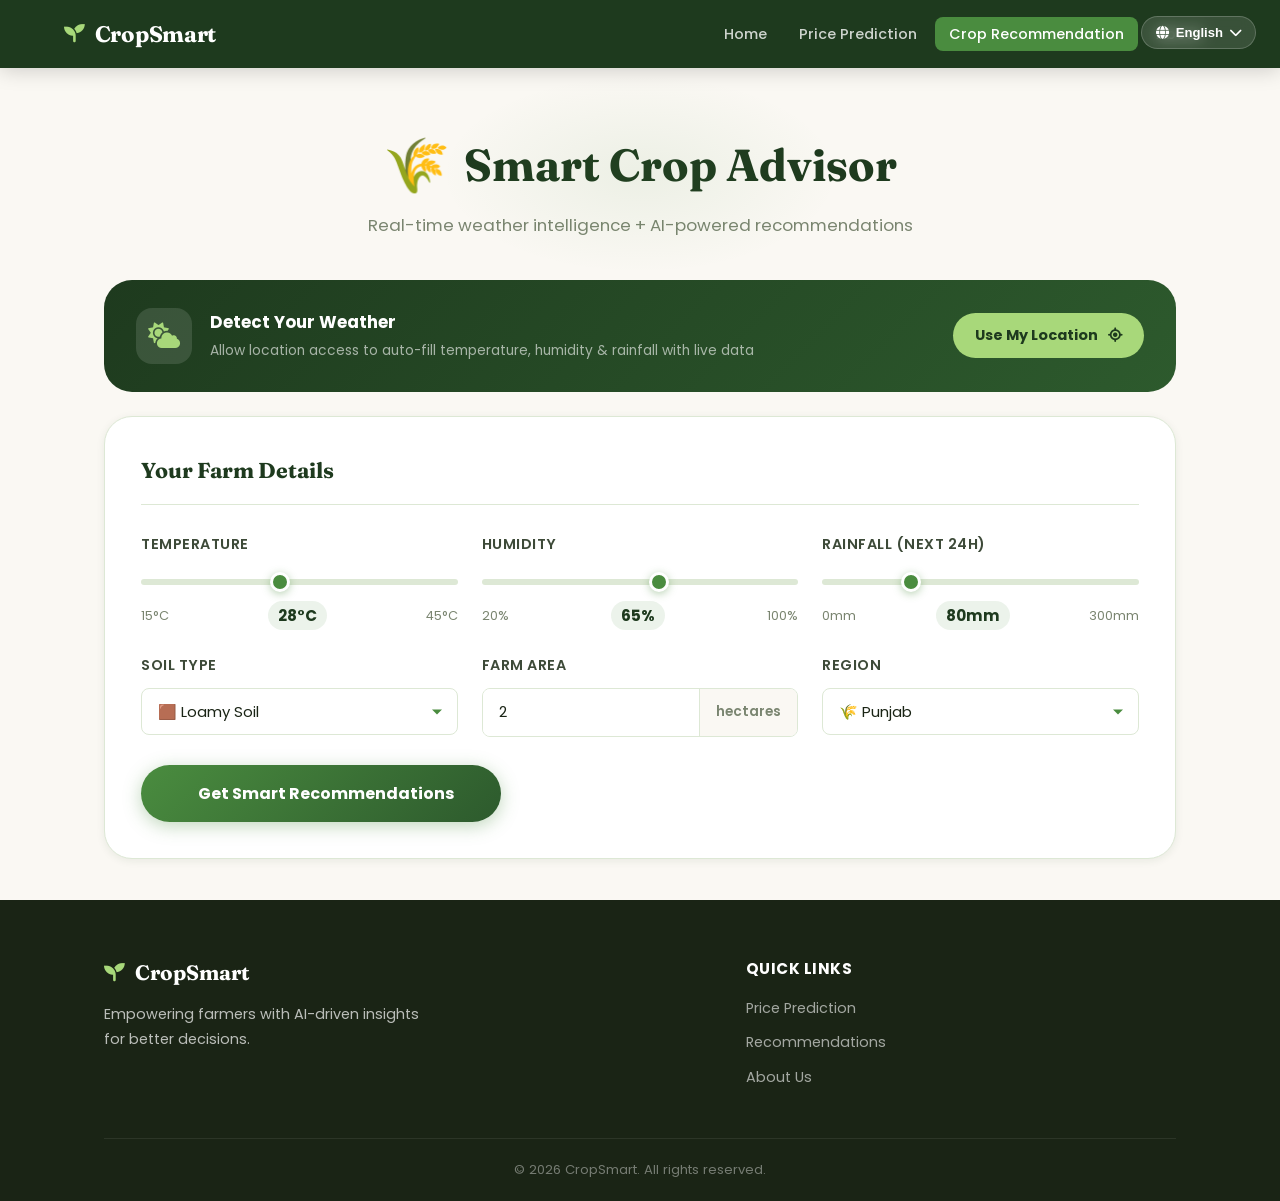
<file: crop/crop-recommendation.html>
<!DOCTYPE html>
<html lang="en">
<head>
    <meta charset="UTF-8">
    <meta name="viewport" content="width=device-width, initial-scale=1.0">
    <title>Crop Recommendation - CropSmart</title>
    <link rel="stylesheet" href="css/style.css">
    <link href="https://cdnjs.cloudflare.com/ajax/libs/font-awesome/6.0.0/css/all.min.css" rel="stylesheet">
    <link href="https://fonts.googleapis.com/css2?family=Poppins:wght@400;500;600;700;800&family=DM+Serif+Display&family=Noto+Sans+Devanagari:wght@400;600;700&family=Noto+Sans+Tamil:wght@400;600;700&display=swap" rel="stylesheet">
</head>
<body>
    <!-- Navigation -->
    <nav class="navbar">
        <div class="nav-container">
            <div class="nav-logo">
                <i class="fas fa-seedling"></i>
                <span>CropSmart</span>
            </div>
            <ul class="nav-menu">
                <li><a href="index.html" class="nav-link">Home</a></li>
                <li><a href="price-prediction.html" class="nav-link">Price Prediction</a></li>
                <li><a href="crop-recommendation.html" class="nav-link active">Crop Recommendation</a></li>
                <li><a href="about.html" class="nav-link">About</a></li>
            </ul>
            <div class="hamburger">
                <span></span><span></span><span></span>
            </div>
        </div>
    </nav>

    <!-- Language Selector - Top Right -->
    <div class="language-selector-container">
        <button class="language-toggle" id="languageToggle">
            <i class="fas fa-globe"></i>
            <span id="currentLangLabel">English</span>
            <i class="fas fa-chevron-down"></i>
        </button>
        <div class="language-menu hidden" id="languageMenu">
            <button class="lang-option active" data-lang="en">
                <span>🇬🇧 English</span>
            </button>
            <button class="lang-option" data-lang="hi">
                <span>🇮🇳 हिन्दी (Hindi)</span>
            </button>
            <button class="lang-option" data-lang="mr">
                <span>🇮🇳 मराठी (Marathi)</span>
            </button>
            <button class="lang-option" data-lang="ta">
                <span>🇮🇳 தமிழ் (Tamil)</span>
            </button>
        </div>
    </div>

    <!-- Recommendation Section -->
    <section class="crop-recommendation">
        <div class="container">
            <!-- Page Header with Hero Vibe -->
            <div class="page-header-enhanced">
                <div class="header-glow"></div>
                <h1>
                    <span class="leaf-accent">🌾</span>
                    <span data-i18n="page-title">Smart Crop Advisor</span>
                </h1>
                <p data-i18n="page-subtitle">Real-time weather intelligence + AI-powered recommendations</p>
            </div>

            <!-- Weather Auto-fill Card - Premium Design -->
            <div class="weather-card-premium">
                <div class="weather-card-left">
                    <div class="weather-icon-large">
                        <i class="fas fa-cloud-sun"></i>
                    </div>
                    <div class="weather-text">
                        <h3 data-i18n="weather-title">Detect Your Weather</h3>
                        <p data-i18n="weather-desc">Allow location access to auto-fill temperature, humidity & rainfall with live data</p>
                    </div>
                </div>
                <button class="btn-weather-premium" id="weatherFillBtn" onclick="autoFillWeather()">
                    <span class="btn-label" data-i18n="weather-btn">Use My Location</span>
                    <i class="fas fa-location-crosshairs"></i>
                </button>
            </div>

            <!-- Weather Status - Beautiful Display -->
            <div id="weatherStatus" class="weather-display-premium hidden">
                <div class="weather-display-inner">
                    <div class="weather-main-stat">
                        <div class="weather-icon-circle" id="weatherIconWrap">
                            <i class="fas fa-sun" id="weatherIcon"></i>
                        </div>
                        <div class="weather-info">
                            <p class="weather-location" id="weatherLocation">Detecting...</p>
                            <p class="weather-desc" id="weatherDesc">—</p>
                        </div>
                    </div>
                    <div class="weather-metrics">
                        <div class="metric-card">
                            <i class="fas fa-thermometer-half"></i>
                            <span class="metric-label" data-i18n="metric-temp">Temperature</span>
                            <span class="metric-value" id="wTemp">—</span>
                        </div>
                        <div class="metric-card">
                            <i class="fas fa-droplet"></i>
                            <span class="metric-label" data-i18n="metric-humidity">Humidity</span>
                            <span class="metric-value" id="wHumidity">—</span>
                        </div>
                        <div class="metric-card">
                            <i class="fas fa-cloud-rain"></i>
                            <span class="metric-label" data-i18n="metric-rainfall">Rainfall (24h)</span>
                            <span class="metric-value" id="wRain">—</span>
                        </div>
                    </div>
                </div>
            </div>

            <!-- Error message -->
            <div id="weatherError" class="alert-error hidden">
                <div class="alert-icon">
                    <i class="fas fa-circle-exclamation"></i>
                </div>
                <div class="alert-text">
                    <span id="weatherErrorMsg">Could not fetch weather data.</span>
                </div>
            </div>

            <!-- Form Section with Modern Grid -->
            <div class="form-section">
                <h2 class="form-title" data-i18n="form-title">Your Farm Details</h2>
                <div class="recommendation-form-enhanced">
                    <div class="form-grid">
                        <!-- Temperature -->
                        <div class="form-group-enhanced">
                            <div class="form-header">
                                <label data-i18n="label-temp">Temperature</label>
                                <span class="live-indicator hidden" id="tempLiveBadge">
                                    <i class="fas fa-circle-check"></i> <span data-i18n="badge-live">Live</span>
                                </span>
                            </div>
                            <div class="range-container">
                                <input type="range" id="temperature" min="15" max="45" value="28" class="slider-enhanced">
                                <div class="range-labels">
                                    <span>15°C</span>
                                    <span id="tempValue" class="range-value">28°C</span>
                                    <span>45°C</span>
                                </div>
                            </div>
                        </div>

                        <!-- Humidity -->
                        <div class="form-group-enhanced">
                            <div class="form-header">
                                <label data-i18n="label-humidity">Humidity</label>
                                <span class="live-indicator hidden" id="humidityLiveBadge">
                                    <i class="fas fa-circle-check"></i> <span data-i18n="badge-live">Live</span>
                                </span>
                            </div>
                            <div class="range-container">
                                <input type="range" id="humidity" min="20" max="100" value="65" class="slider-enhanced">
                                <div class="range-labels">
                                    <span>20%</span>
                                    <span id="humidityValue" class="range-value">65%</span>
                                    <span>100%</span>
                                </div>
                            </div>
                        </div>

                        <!-- Rainfall -->
                        <div class="form-group-enhanced">
                            <div class="form-header">
                                <label data-i18n="label-rainfall">Rainfall (Next 24h)</label>
                                <span class="live-indicator hidden" id="rainfallLiveBadge">
                                    <i class="fas fa-circle-check"></i> <span data-i18n="badge-live">Live</span>
                                </span>
                            </div>
                            <div class="range-container">
                                <input type="range" id="rainfall" min="0" max="300" value="80" class="slider-enhanced">
                                <div class="range-labels">
                                    <span>0mm</span>
                                    <span id="rainfallValue" class="range-value">80mm</span>
                                    <span>300mm</span>
                                </div>
                            </div>
                        </div>

                        <!-- Soil Type -->
                        <div class="form-group-enhanced">
                            <label data-i18n="label-soil">Soil Type</label>
                            <select id="soilType" class="select-enhanced">
                                <option value="loamy" data-i18n="soil-loamy">🟫 Loamy Soil</option>
                                <option value="sandy" data-i18n="soil-sandy">🟨 Sandy Soil</option>
                                <option value="clay" data-i18n="soil-clay">🟪 Clay Soil</option>
                                <option value="red" data-i18n="soil-red">🔴 Red Soil</option>
                            </select>
                        </div>

                        <!-- Area -->
                        <div class="form-group-enhanced">
                            <label data-i18n="label-area">Farm Area</label>
                            <div class="input-with-unit">
                                <input type="number" id="area" min="0.1" max="100" step="0.1" value="2" class="input-enhanced">
                                <span class="input-unit" data-i18n="unit-hectares">hectares</span>
                            </div>
                        </div>

                        <!-- Region -->
                        <div class="form-group-enhanced">
                            <div class="form-header">
                                <label data-i18n="label-region">Region</label>
                                <span class="live-indicator hidden" id="regionLiveBadge">
                                    <i class="fas fa-check-circle"></i> <span data-i18n="badge-detected">Detected</span>
                                </span>
                            </div>
                            <select id="region" class="select-enhanced">
                                <option value="punjab" data-i18n="region-punjab">🌾 Punjab</option>
                                <option value="maharashtra" data-i18n="region-maharashtra">🌾 Maharashtra</option>
                                <option value="tamilnadu" data-i18n="region-tamilnadu">🌾 Tamil Nadu</option>
                                <option value="karnataka" data-i18n="region-karnataka">🌾 Karnataka</option>
                                <option value="gujarat" data-i18n="region-gujarat">🌾 Gujarat</option>
                                <option value="rajasthan" data-i18n="region-rajasthan">🌾 Rajasthan</option>
                                <option value="up" data-i18n="region-up">🌾 Uttar Pradesh</option>
                                <option value="mp" data-i18n="region-mp">🌾 Madhya Pradesh</option>
                                <option value="andhra" data-i18n="region-andhra">🌾 Andhra Pradesh</option>
                                <option value="telangana" data-i18n="region-telangana">🌾 Telangana</option>
                                <option value="other" data-i18n="region-other">🌾 Other</option>
                            </select>
                        </div>
                    </div>

                    <!-- CTA Button -->
                    <button class="btn-analyze" onclick="getRecommendations()">
                        <i class="fas fa-sparkles"></i>
                        <span data-i18n="btn-analyze">Get Smart Recommendations</span>
                    </button>
                </div>
            </div>

            <!-- Results Section with Enhanced Cards -->
            <div id="recommendationResults" class="recommendations-section-enhanced hidden">
                <div class="results-header">
                    <h2 data-i18n="results-title">Top Crop Recommendations</h2>
                    <p data-i18n="results-subtitle">Based on your weather & farm conditions</p>
                </div>
                <div class="crops-grid-enhanced" id="cropsGrid"></div>
            </div>
        </div>
    </section>

    <!-- Footer -->
    <footer class="footer">
        <div class="container">
            <div class="footer-content">
                <div class="footer-section">
                    <div class="footer-logo">
                        <i class="fas fa-seedling"></i>
                        <span>CropSmart</span>
                    </div>
                    <p data-i18n="footer-tagline">Empowering farmers with AI-driven insights for better decisions.</p>
                </div>
                <div class="footer-section">
                    <h4 data-i18n="footer-links">Quick Links</h4>
                    <ul>
                        <li><a href="price-prediction.html" data-i18n="footer-price">Price Prediction</a></li>
                        <li><a href="crop-recommendation.html" data-i18n="footer-recommend">Recommendations</a></li>
                        <li><a href="about.html" data-i18n="footer-about">About Us</a></li>
                    </ul>
                </div>
            </div>
            <div class="footer-bottom">
                <p>&copy; 2026 CropSmart. All rights reserved.</p>
            </div>
        </div>
    </footer>

    <!-- Language JSON Data -->
    <script id="language-data" type="application/json">{"en":{"page-title":"Smart Crop Advisor","page-subtitle":"Real-time weather intelligence + AI-powered recommendations","weather-title":"Detect Your Weather","weather-desc":"Allow location access to auto-fill temperature, humidity & rainfall with live data","weather-btn":"Use My Location","metric-temp":"Temperature","metric-humidity":"Humidity","metric-rainfall":"Rainfall (24h)","form-title":"Your Farm Details","label-temp":"Temperature","label-humidity":"Humidity","label-rainfall":"Rainfall (Next 24h)","label-soil":"Soil Type","label-area":"Farm Area","label-region":"Region","badge-live":"Live","badge-detected":"Detected","soil-loamy":"🟫 Loamy Soil","soil-sandy":"🟨 Sandy Soil","soil-clay":"🟪 Clay Soil","soil-red":"🔴 Red Soil","unit-hectares":"hectares","region-punjab":"🌾 Punjab","region-maharashtra":"🌾 Maharashtra","region-tamilnadu":"🌾 Tamil Nadu","region-karnataka":"🌾 Karnataka","region-gujarat":"🌾 Gujarat","region-rajasthan":"🌾 Rajasthan","region-up":"🌾 Uttar Pradesh","region-mp":"🌾 Madhya Pradesh","region-andhra":"🌾 Andhra Pradesh","region-telangana":"🌾 Telangana","region-other":"🌾 Other","btn-analyze":"Get Smart Recommendations","results-title":"Top Crop Recommendations","results-subtitle":"Based on your weather & farm conditions","footer-tagline":"Empowering farmers with AI-driven insights for better decisions.","footer-links":"Quick Links","footer-price":"Price Prediction","footer-recommend":"Recommendations","footer-about":"About Us","price-title":"Price Prediction Engine","price-subtitle":"Get 7-day accurate price forecasts for your crops","info-heading":"Real-time Market Data","info-text":"Powered by advanced ML algorithms analyzing market trends and historical data","label-crop":"Select Crop","label-market":"Market Location","opt-choose":"Choose a crop","opt-select":"Select market...","crop-rice":"🍚 Rice","crop-wheat":"🌾 Wheat","crop-maize":"🌽 Maize","crop-soybean":"🫘 Soybean","crop-cotton":"⚪ Cotton","market-delhi":"🏙️ Delhi","market-mumbai":"🏙️ Mumbai","market-chennai":"🏙️ Chennai","market-kolkata":"🏙️ Kolkata","market-bangalore":"🏙️ Bangalore","market-hyderabad":"🏙️ Hyderabad","btn-predict":"Predict Price","label-today":"Today's Price","rec-good":"Good time to sell!","price-low":"Lowest Expected","price-high":"Highest Expected","footer-home":"Home","mission-title":"Our Mission","mission-text":"CropSmart uses advanced machine learning algorithms to analyse weather patterns, historical crop data, and market trends to provide farmers with actionable insights that maximise profits and minimise risks. We believe every farmer deserves access to the same quality of data that large agri-businesses rely on.","feat-1":"AI-Powered Predictions","feat-1-desc":"ML models trained on 10+ years of real Indian market data.","feat-2":"Historical Data","feat-2-desc":"10+ years of crop price history across Indian markets.","feat-3":"India-wide Coverage","feat-3-desc":"Recommendations for all major Indian agricultural regions.","feat-4":"4 Languages","feat-4-desc":"English, हिन्दी, मराठी, and தமிழ் fully supported.","tech-title":"Built With","tech-desc":"CropSmart is a pure frontend application — no server required. All AI scoring runs in your browser using rule-based ML logic.","creator-title":"Meet the Creator","creator-role":"Full-Stack Developer & AI Enthusiast","creator-bio":"Creator of the CropSmart AI Platform. Passionate about using technology to solve real-world problems for Indian farmers. Building tools that are accessible, multilingual, and actually useful in the field.","cta-title":"Start Using CropSmart Today","cta-sub":"Free, no account required — just insights for better farming.","cta-price":"Predict Prices","cta-crop":"Get Recommendations","crop-barley":"🌿 Barley","crop-sorghum":"🌾 Sorghum (Jowar)","crop-bajra":"🌾 Pearl Millet (Bajra)","crop-ragi":"🌾 Finger Millet (Ragi)","crop-chickpea":"🫘 Chickpea (Chana)","crop-pigeonpea":"🫘 Pigeon Pea (Tur/Arhar)","crop-lentil":"🫘 Lentil (Masoor)","crop-greengram":"🫘 Green Gram (Moong)","crop-blackgram":"🫘 Black Gram (Urad)","crop-mustard":"🟡 Mustard/Rapeseed","crop-groundnut":"🥜 Groundnut","crop-sunflower":"🌻 Sunflower","crop-sesame":"🌿 Sesame (Til)","crop-linseed":"🌿 Linseed","crop-castor":"🌿 Castor","crop-sugarcane":"🎋 Sugarcane","crop-jute":"🌿 Jute","crop-tobacco":"🍂 Tobacco","crop-turmeric":"🟡 Turmeric","crop-chilli":"🌶️ Chilli","crop-coriander":"🌿 Coriander","crop-cumin":"🌿 Cumin (Jeera)","crop-ginger":"🫚 Ginger","crop-garlic":"🧄 Garlic","crop-onion":"🧅 Onion","crop-potato":"🥔 Potato","crop-tomato":"🍅 Tomato","crop-brinjal":"🍆 Brinjal","crop-okra":"🌿 Okra (Bhindi)","crop-cabbage":"🥬 Cabbage","crop-cauliflower":"🥦 Cauliflower","crop-banana":"🍌 Banana","crop-mango":"🥭 Mango","crop-grapes":"🍇 Grapes","crop-pomegranate":"🍎 Pomegranate","crop-orange":"🍊 Orange","market-amritsar":"🌾 Amritsar (Punjab)","market-ludhiana":"🌾 Ludhiana (Punjab)","market-chandigarh":"🏙️ Chandigarh","market-jaipur":"🏙️ Jaipur (Rajasthan)","market-jodhpur":"🏙️ Jodhpur (Rajasthan)","market-agra":"🏙️ Agra (UP)","market-lucknow":"🏙️ Lucknow (UP)","market-kanpur":"🏙️ Kanpur (UP)","market-varanasi":"🏙️ Varanasi (UP)","market-meerut":"🏙️ Meerut (UP)","market-haridwar":"🏙️ Haridwar (Uttarakhand)","market-shimla":"🏔️ Shimla (HP)","market-dehradun":"🏔️ Dehradun (Uttarakhand)","market-pune":"🏙️ Pune (Maharashtra)","market-nagpur":"🍊 Nagpur (Maharashtra)","market-nashik":"🍇 Nashik (Maharashtra)","market-amravati":"🌿 Amravati (Maharashtra)","market-aurangabad":"🏙️ Chhatrapati Sambhajinagar (MH)","market-kolhapur":"🏙️ Kolhapur (Maharashtra)","market-surat":"🏙️ Surat (Gujarat)","market-ahmedabad":"🏙️ Ahmedabad (Gujarat)","market-rajkot":"🏙️ Rajkot (Gujarat)","market-vadodara":"🏙️ Vadodara (Gujarat)","market-indore":"🏙️ Indore (MP)","market-bhopal":"🏙️ Bhopal (MP)","market-gwalior":"🏙️ Gwalior (MP)","market-jabalpur":"🏙️ Jabalpur (MP)","market-coimbatore":"🏙️ Coimbatore (TN)","market-madurai":"🏙️ Madurai (TN)","market-trichy":"🏙️ Trichy (TN)","market-salem":"🏙️ Salem (TN)","market-mysore":"🏙️ Mysore (Karnataka)","market-hubli":"🏙️ Hubli-Dharwad (Karnataka)","market-mangalore":"🏙️ Mangalore (Karnataka)","market-kochi":"🌴 Kochi (Kerala)","market-thiruvananthapuram":"🌴 Thiruvananthapuram (Kerala)","market-kozhikode":"🌴 Kozhikode (Kerala)","market-vijayawada":"🏙️ Vijayawada (AP)","market-visakhapatnam":"🏙️ Visakhapatnam (AP)","market-guntur":"🌶️ Guntur (AP)","market-warangal":"🏙️ Warangal (Telangana)","market-patna":"🏙️ Patna (Bihar)","market-gaya":"🏙️ Gaya (Bihar)","market-muzaffarpur":"🏙️ Muzaffarpur (Bihar)","market-bhubaneswar":"🏙️ Bhubaneswar (Odisha)","market-cuttack":"🏙️ Cuttack (Odisha)","market-sambalpur":"🏙️ Sambalpur (Odisha)","market-ranchi":"🏙️ Ranchi (Jharkhand)","market-jamshedpur":"🏙️ Jamshedpur (Jharkhand)","market-siliguri":"🏔️ Siliguri (WB)","market-asansol":"🏙️ Asansol (WB)","market-guwahati":"🏙️ Guwahati (Assam)","market-dibrugarh":"🍵 Dibrugarh (Assam)","market-raipur":"🏙️ Raipur (Chhattisgarh)","market-bilaspur":"🏙️ Bilaspur (CG)","market-nagpur_vidarbha":"🌿 Nagpur APMC (Vidarbha)","market-yavatmal":"🌿 Yavatmal (Maharashtra)","soil-select":"— Select Soil —","crop-opt":"— Choose a crop —","market-opt":"— Select market —","nav-home":"Home","nav-price":"Price Prediction","nav-recommend":"Crop Recommendation","nav-about":"About","hero-h1":"Smart Farming Starts Here","hero-p":"AI-powered crop recommendations and price predictions tailored for Indian farmers. Make data-driven decisions and maximise your profits.","btn-get-advice":"Get Crop Advice","btn-predict-prices":"Predict Prices","stat1-title":"AI Recommendations","stat2-title":"Price Forecasts","stat3-title":"Live Weather","features-h2":"Everything You Need to Farm Smarter","features-p":"Powerful AI tools designed specifically for Indian agricultural conditions","feat1-h3":"AI Crop Advisor","feat1-p":"Get personalised crop recommendations based on your local weather, soil type, and farm area with profit forecasts.","feat2-h3":"Price Predictions","feat2-p":"7-day market price forecasts for rice, wheat, maize, soybean, and cotton across major Indian APMCs.","feat3-h3":"Live Weather","feat3-p":"Auto-detect your location and fill farm conditions using real-time OpenWeatherMap data instantly.","feat4-h3":"4 Languages","feat4-p":"Use CropSmart in English, हिन्दी, मराठी, or தமிழ் — fully localised for every Indian farmer.","crops-section-h2":"Our Crops","crops-section-p":"Track prices and get recommendations for these major Indian crops","cta-h2":"Ready to Grow Smarter?","cta-p":"Free to use — no account required. Just insights for better farming.","cta-btn":"Get Started Free","rec-page-h1":"🌾 Smart Crop Advisor","rec-page-p":"Real-time weather intelligence + AI-powered recommendations","weather-card-h3":"Detect Your Weather","weather-card-p":"Allow location access to auto-fill temperature, humidity & rainfall with live data","form-title-rec":"Your Farm Details","rec-btn":"Get Smart Recommendations","rec-results-h2":"Top Crop Recommendations","rec-results-p":"Based on your weather & farm conditions","price-page-h1":"📈 Price Prediction Engine","price-page-p":"Get 7-day accurate price forecasts for your crops","price-info-strong":"Real-time Market Data","price-info-p":"Powered by ML algorithms analyzing market trends and historical data across Indian APMCs","form-title-price":"Predict Market Prices","price-btn":"Predict Price","price-results-h2":"7-Day Price Forecast","price-results-p":"Market predictions based on current trends","label-low":"Lowest Expected —","label-high":"Highest Expected —","about-h1":"🌱 About CropSmart","about-p":"Revolutionising agriculture with AI-powered insights for Indian farmers","stat1-sub":"5 crops analyzed","stat2-sub":"7-day predictions","stat3-sub":"Real-time detection"},"hi":{"page-title":"स्मार्ट फसल सलाहकार","page-subtitle":"रीयल-टाइम मौसम खुफिया + AI संचालित सिफारिशें","weather-title":"अपना मौसम खोजें","weather-desc":"तापमान, आर्द्रता और वर्षा को स्वचालित रूप से भरने के लिए स्थान पहुंच की अनुमति दें","weather-btn":"मेरी लोकेशन इस्तेमाल करें","metric-temp":"तापमान","metric-humidity":"आर्द्रता","metric-rainfall":"वर्षा (24 घंटे)","form-title":"आपकी खेत की जानकारी","label-temp":"तापमान","label-humidity":"नमी","label-rainfall":"बारिश (अगले 24 घंटे)","label-soil":"मिट्टी का प्रकार","label-area":"खेत का क्षेत्रफल","label-region":"क्षेत्र","badge-live":"लाइव","badge-detected":"पता लगाया गया","soil-loamy":"🟫 दोमट मिट्टी","soil-sandy":"🟨 बलुई मिट्टी","soil-clay":"🟪 चिकनी मिट्टी","soil-red":"🔴 लाल मिट्टी","unit-hectares":"हेक्टेयर","region-punjab":"🌾 पंजाब","region-maharashtra":"🌾 महाराष्ट्र","region-tamilnadu":"🌾 तमिलनाडु","region-karnataka":"🌾 कर्नाटक","region-gujarat":"🌾 गुजरात","region-rajasthan":"🌾 राजस्थान","region-up":"🌾 उत्तर प्रदेश","region-mp":"🌾 मध्य प्रदेश","region-andhra":"🌾 आंध्र प्रदेश","region-telangana":"🌾 तेलंगाना","region-other":"🌾 अन्य","btn-analyze":"स्मार्ट सिफारिशें प्राप्त करें","results-title":"शीर्ष फसल सिफारिशें","results-subtitle":"आपके मौसम और खेत की स्थिति के आधार पर","footer-tagline":"किसानों को बेहतर निर्णय लेने के लिए AI संचालित अंतर्दृष्टि प्रदान करना।","footer-links":"त्वरित लिंक","footer-price":"मूल्य पूर्वानुमान","footer-recommend":"सिफारिशें","footer-about":"हमारे बारे में","nav-home":"होम","nav-price":"भाव पूर्वानुमान","nav-recommend":"फसल सलाह","nav-about":"हमारे बारे में","hero-h1":"स्मार्ट खेती यहीं से शुरू","hero-p":"AI-संचालित फसल सिफारिशें और भाव पूर्वानुमान — भारतीय किसानों के लिए। सही निर्णय लें और मुनाफ़ा बढ़ाएँ।","btn-get-advice":"फसल सलाह पाएँ","btn-predict-prices":"भाव जानें","stat1-title":"AI सिफारिशें","stat1-sub":"5 फसलों का विश्लेषण","stat2-title":"भाव पूर्वानुमान","stat2-sub":"7-दिन के अनुमान","stat3-title":"लाइव मौसम","stat3-sub":"रीयल-टाइम जानकारी","features-h2":"बेहतर खेती के लिए सब कुछ","features-p":"भारतीय कृषि के लिए बने शक्तिशाली AI औज़ार","feat1-h3":"AI फसल सलाहकार","feat1-p":"मौसम, मिट्टी और खेत के आधार पर व्यक्तिगत फसल सिफारिश और मुनाफ़ा अनुमान।","feat2-h3":"भाव पूर्वानुमान","feat2-p":"चावल, गेहूँ, मक्का, सोयाबीन और कपास के 7-दिन बाज़ार भाव।","feat3-h3":"लाइव मौसम","feat3-p":"अपनी जगह पहचानें और OpenWeatherMap से तुरंत खेत की स्थिति भरें।","feat4-h3":"4 भाषाएँ","feat4-p":"CropSmart को English, हिन्दी, मराठी या தமிழ் में इस्तेमाल करें — हर किसान के लिए।","crops-section-h2":"हमारी फसलें","crops-section-p":"इन प्रमुख फसलों के भाव देखें और सलाह पाएँ","cta-h2":"आज ही बेहतर खेती शुरू करें","cta-p":"मुफ़्त — कोई खाता नहीं। बस बेहतर खेती के लिए जानकारी।","cta-btn":"मुफ़्त शुरू करें","rec-page-h1":"🌾 स्मार्ट फसल सलाहकार","rec-page-p":"रीयल-टाइम मौसम + AI फसल सिफारिशें","weather-card-h3":"मौसम पहचानें","weather-card-p":"लोकेशन की अनुमति दें — तापमान, नमी और बारिश अपने आप भर जाएगी","form-title-rec":"आपकी खेत की जानकारी","soil-select":"— मिट्टी चुनें —","rec-btn":"स्मार्ट सिफारिशें पाएँ","rec-results-h2":"सर्वश्रेष्ठ फसल सिफारिशें","rec-results-p":"आपके मौसम और खेत की स्थिति के आधार पर","price-page-h1":"📈 भाव पूर्वानुमान इंजन","price-page-p":"अपनी फसलों के 7-दिन सटीक भाव पाएँ","price-info-strong":"रीयल-टाइम बाज़ार डेटा","price-info-p":"बाज़ार रुझान और ऐतिहासिक डेटा पर आधारित विश्लेषण","form-title-price":"बाज़ार भाव जानें","label-crop":"फसल चुनें","crop-opt":"— फसल चुनें —","label-market":"मंडी स्थान","market-opt":"— मंडी चुनें —","market-delhi":"🏙️ दिल्ली","market-mumbai":"🏙️ मुंबई","market-chennai":"🏙️ चेन्नई","market-kolkata":"🏙️ कोलकाता","market-bangalore":"🏙️ बैंगलोर","market-hyderabad":"🏙️ हैदराबाद","price-btn":"भाव जानें","price-results-h2":"7-दिन भाव पूर्वानुमान","price-results-p":"वर्तमान रुझानों पर आधारित अनुमान","label-today":"आज का भाव","label-low":"न्यूनतम अपेक्षित —","label-high":"अधिकतम अपेक्षित —","about-h1":"🌱 CropSmart के बारे में","price-title":"कीमत पूर्वानुमान इंजन","price-subtitle":"अपनी फसलों के लिए 7-दिवसीय सटीक कीमत पूर्वानुमान प्राप्त करें","info-heading":"रीयल-टाइम बाजार डेटा","info-text":"बाजार के रुझानों और ऐतिहासिक डेटा का विश्लेषण करने वाले उन्नत एमएल एल्गोरिदम द्वारा संचालित","opt-choose":"एक फसल चुनें","opt-select":"बाजार चुनें...","crop-rice":"🍚 चावल","crop-wheat":"🌾 गेहूं","crop-maize":"🌽 मकई","crop-soybean":"🫘 सोयाबीन","crop-cotton":"⚪ कपास","btn-predict":"कीमत की भविष्यवाणी करें","rec-good":"बेचने का अच्छा समय!","price-low":"सबसे कम अपेक्षित","price-high":"सर्वोच्च अपेक्षित","footer-home":"होम","mission-title":"हमारा मिशन","mission-text":"CropSmart मौसम के पैटर्न, ऐतिहासिक फसल डेटा और बाजार के रुझानों का विश्लेषण करने के लिए उन्नत मशीन लर्निंग एल्गोरिदम का उपयोग करता है।","feat-1":"AI-संचालित भविष्यवाणियां","feat-1-desc":"10+ वर्षों के वास्तविक भारतीय बाजार डेटा पर प्रशिक्षित ML मॉडल।","feat-2":"ऐतिहासिक डेटा","feat-2-desc":"10+ वर्षों का फसल मूल्य इतिहास।","feat-3":"भारत-व्यापी कवरेज","feat-3-desc":"सभी प्रमुख भारतीय कृषि क्षेत्रों के लिए सिफारिशें।","feat-4":"4 भाषाएं","feat-4-desc":"अंग्रेजी, हिन्दी, मराठी और तमिल पूरी तरह समर्थित।","tech-title":"किससे बनाया गया","tech-desc":"CropSmart एक शुद्ध फ्रंटएंड एप्लिकेशन है — कोई सर्वर नहीं।","creator-title":"निर्माता से मिलें","creator-role":"फुल-स्टैक डेवलपर और AI उत्साही","creator-bio":"CropSmart AI प्लेटफॉर्म के निर्माता। भारतीय किसानों के लिए वास्तविक समस्याओं को हल करने के लिए प्रौद्योगिकी का उपयोग करने के बारे में जोशीले।","cta-title":"आज CropSmart का उपयोग शुरू करें","cta-sub":"मुफ्त, कोई खाता नहीं — बेहतर खेती के लिए बस अंतर्दृष्टि।","cta-price":"कीमतें अनुमान लगाएं","cta-crop":"सिफारिशें प्राप्त करें","crop-barley":"🌿जौ","crop-sorghum":"🌾ज्वार","crop-bajra":"🌾बाजरा","crop-ragi":"🌾रागी","crop-chickpea":"🫘चना","crop-pigeonpea":"🫘तूर दाल","crop-lentil":"🫘मसूर","crop-greengram":"🫘मूंग","crop-blackgram":"🫘उड़द","crop-mustard":"🟡सरसों","crop-groundnut":"🥜मूंगफली","crop-sunflower":"🌻सूरजमुखी","crop-sesame":"🌿तिल","crop-linseed":"🌿अलसी","crop-castor":"🌿अरंडी","crop-sugarcane":"🎋गन्ना","crop-jute":"🌿जूट","crop-tobacco":"🍂तंबाकू","crop-turmeric":"🟡हल्दी","crop-chilli":"🌶️मिर्च","crop-coriander":"🌿धनिया","crop-cumin":"🌿जीरा","crop-ginger":"🫚अदरक","crop-garlic":"🧄लहसुन","crop-onion":"🧅प्याज़","crop-potato":"🥔आलू","crop-tomato":"🍅टमाटर","crop-brinjal":"🍆बैंगन","crop-okra":"🌿भिंडी","crop-cabbage":"🥬पत्ता गोभी","crop-cauliflower":"🥦फूल गोभी","crop-banana":"🍌केला","crop-mango":"🥭आम","crop-grapes":"🍇अंगूर","crop-pomegranate":"🍎अनार","crop-orange":"🍊संतरा","market-amritsar":"🌾 Amritsar (Punjab)","market-ludhiana":"🌾 Ludhiana (Punjab)","market-chandigarh":"🏙️ Chandigarh","market-jaipur":"🏙️ Jaipur (Rajasthan)","market-jodhpur":"🏙️ Jodhpur (Rajasthan)","market-agra":"🏙️ Agra (UP)","market-lucknow":"🏙️ Lucknow (UP)","market-kanpur":"🏙️ Kanpur (UP)","market-varanasi":"🏙️ Varanasi (UP)","market-meerut":"🏙️ Meerut (UP)","market-haridwar":"🏙️ Haridwar (Uttarakhand)","market-shimla":"🏔️ Shimla (HP)","market-dehradun":"🏔️ Dehradun (Uttarakhand)","market-pune":"🏙️ Pune (Maharashtra)","market-nagpur":"🍊 Nagpur (Maharashtra)","market-nashik":"🍇 Nashik (Maharashtra)","market-amravati":"🌿 Amravati (Maharashtra)","market-aurangabad":"🏙️ Chhatrapati Sambhajinagar (MH)","market-kolhapur":"🏙️ Kolhapur (Maharashtra)","market-surat":"🏙️ Surat (Gujarat)","market-ahmedabad":"🏙️ Ahmedabad (Gujarat)","market-rajkot":"🏙️ Rajkot (Gujarat)","market-vadodara":"🏙️ Vadodara (Gujarat)","market-indore":"🏙️ Indore (MP)","market-bhopal":"🏙️ Bhopal (MP)","market-gwalior":"🏙️ Gwalior (MP)","market-jabalpur":"🏙️ Jabalpur (MP)","market-coimbatore":"🏙️ Coimbatore (TN)","market-madurai":"🏙️ Madurai (TN)","market-trichy":"🏙️ Trichy (TN)","market-salem":"🏙️ Salem (TN)","market-mysore":"🏙️ Mysore (Karnataka)","market-hubli":"🏙️ Hubli-Dharwad (Karnataka)","market-mangalore":"🏙️ Mangalore (Karnataka)","market-kochi":"🌴 Kochi (Kerala)","market-thiruvananthapuram":"🌴 Thiruvananthapuram (Kerala)","market-kozhikode":"🌴 Kozhikode (Kerala)","market-vijayawada":"🏙️ Vijayawada (AP)","market-visakhapatnam":"🏙️ Visakhapatnam (AP)","market-guntur":"🌶️ Guntur (AP)","market-warangal":"🏙️ Warangal (Telangana)","market-patna":"🏙️ Patna (Bihar)","market-gaya":"🏙️ Gaya (Bihar)","market-muzaffarpur":"🏙️ Muzaffarpur (Bihar)","market-bhubaneswar":"🏙️ Bhubaneswar (Odisha)","market-cuttack":"🏙️ Cuttack (Odisha)","market-sambalpur":"🏙️ Sambalpur (Odisha)","market-ranchi":"🏙️ Ranchi (Jharkhand)","market-jamshedpur":"🏙️ Jamshedpur (Jharkhand)","market-siliguri":"🏔️ Siliguri (WB)","market-asansol":"🏙️ Asansol (WB)","market-guwahati":"🏙️ Guwahati (Assam)","market-dibrugarh":"🍵 Dibrugarh (Assam)","market-raipur":"🏙️ Raipur (Chhattisgarh)","market-bilaspur":"🏙️ Bilaspur (CG)","market-nagpur_vidarbha":"🌿 Nagpur APMC (Vidarbha)","market-yavatmal":"🌿 Yavatmal (Maharashtra)","about-p":"भारतीय किसानों के लिए AI-संचालित अंतर्दृष्टि से कृषि में क्रांति"},"mr":{"page-title":"स्मार्ट पिक सल्लागार","page-subtitle":"रीअल-टाइम हवामान बुद्धिमत्ता + AI-संचालित शिफारशी","weather-title":"तुमचे हवामान शोधा","weather-desc":"तापमान, आर्द्रता आणि पाऊस स्वयंचलितपणे भरण्यासाठी स्थान प्रवेश अनुमती द्या","weather-btn":"माझी लोकेशन वापरा","metric-temp":"तापमान","metric-humidity":"आर्द्रता","metric-rainfall":"पाऊस (२४ तास)","form-title":"आपल्या शेताची माहिती","label-temp":"तापमान","label-humidity":"आर्द्रता","label-rainfall":"पाऊस (पुढील २४ तास)","label-soil":"जमिनीचा प्रकार","label-area":"शेताचे क्षेत्र","label-region":"क्षेत्र","badge-live":"लाइव","badge-detected":"शोधले","soil-loamy":"🟫 गाळी जमीन","soil-sandy":"🟨 वाळू जमीन","soil-clay":"🟪 चिकणमाती","soil-red":"🔴 लाल जमीन","unit-hectares":"हेक्टर","region-punjab":"🌾 पंजाब","region-maharashtra":"🌾 महाराष्ट्र","region-tamilnadu":"🌾 तमिळनाडु","region-karnataka":"🌾 कर्नाटक","region-gujarat":"🌾 गुजरात","region-rajasthan":"🌾 राजस्थान","region-up":"🌾 उत्तर प्रदेश","region-mp":"🌾 मध्य प्रदेश","region-andhra":"🌾 आंध्र प्रदेश","region-telangana":"🌾 तेलंगाना","region-other":"🌾 इतर","btn-analyze":"स्मार्ट शिफारशी मिळवा","results-title":"शीर्ष पिक शिफारशी","results-subtitle":"तुमच्या हवामान आणि शेताच्या परिस्थितीच्या आधारे","footer-tagline":"किसानांना बेहतर निर्णय घेण्यासाठी AI-चालित अंतर्दृष्टी प्रदान करणे।","footer-links":"द्रुत लिंक्स","footer-price":"किंमत अंदाज","footer-recommend":"शिफारशी","footer-about":"आमच्याबद्दल","nav-home":"मुख्यपृष्ठ","nav-price":"भाव अंदाज","nav-recommend":"पीक सल्ला","nav-about":"आमच्याबद्दल","hero-h1":"स्मार्ट शेती येथून सुरू","hero-p":"AI-आधारित पीक सल्ला आणि भाव अंदाज — भारतीय शेतकऱ्यांसाठी. योग्य निर्णय घ्या आणि नफा वाढवा.","btn-get-advice":"पीक सल्ला घ्या","btn-predict-prices":"भाव पहा","stat1-title":"एआय सल्ला","stat1-sub":"५ पिकांचे विश्लेषण","stat2-title":"भाव अंदाज","stat2-sub":"७-दिवसांचा अंदाज","stat3-title":"थेट हवामान","stat3-sub":"रिअल-टाइम माहिती","features-h2":"चांगल्या शेतीसाठी सर्व काही","features-p":"भारतीय शेतीसाठी बनवलेली शक्तिशाली एआय साधने","feat1-h3":"एआय पीक सल्लागार","feat1-p":"हवामान, जमीन आणि शेताच्या आधारे वैयक्तिक पीक शिफारस आणि नफा अंदाज.","feat2-h3":"भाव अंदाज","feat2-p":"भात, गहू, मका, सोयाबीन आणि कापसाचे ७-दिवसांचे बाजार भाव.","feat3-h3":"थेट हवामान","feat3-p":"तुमचे स्थान ओळखा आणि OpenWeatherMap वरून लगेच शेताची स्थिती भरा.","feat4-h3":"४ भाषा","feat4-p":"CropSmart English, हिन्दी, मराठी किंवा தமிழ் मध्ये वापरा — प्रत्येक शेतकऱ्यासाठी.","crops-section-h2":"आमची पिके","crops-section-p":"या प्रमुख पिकांचे भाव पहा आणि सल्ला घ्या","cta-h2":"आजपासून चांगली शेती सुरू करा","cta-p":"मोफत — खाते नको. फक्त चांगल्या शेतीसाठी माहिती.","cta-btn":"मोफत सुरू करा","rec-page-h1":"🌾 स्मार्ट पीक सल्लागार","rec-page-p":"रिअल-टाइम हवामान + एआय पीक शिफारस","weather-card-h3":"हवामान ओळखा","weather-card-p":"लोकेशन परवानगी द्या — तापमान, आर्द्रता आणि पाऊस आपोआप भरेल","form-title-rec":"तुमच्या शेताची माहिती","soil-select":"— जमीन निवडा —","rec-btn":"स्मार्ट शिफारस मिळवा","rec-results-h2":"सर्वोत्तम पीक शिफारस","rec-results-p":"तुमच्या हवामान व शेताच्या स्थितीनुसार","price-page-h1":"📈 भाव अंदाज इंजिन","price-page-p":"तुमच्या पिकांचे ७-दिवसांचे अचूक भाव मिळवा","price-info-strong":"रिअल-टाइम बाजार डेटा","price-info-p":"बाजार कल आणि ऐतिहासिक डेटावर आधारित विश्लेषण","form-title-price":"बाजार भाव जाणा","label-crop":"पीक निवडा","crop-opt":"— पीक निवडा —","label-market":"बाजार स्थान","market-opt":"— बाजार निवडा —","market-delhi":"🏙️ दिल्ली","market-mumbai":"🏙️ मुंबई","market-chennai":"🏙️ चेन्नई","market-kolkata":"🏙️ कोलकाता","market-bangalore":"🏙️ बंगळुरू","market-hyderabad":"🏙️ हैदराबाद","price-btn":"भाव जाणा","price-results-h2":"७-दिवसांचा भाव अंदाज","price-results-p":"सध्याच्या कलावर आधारित अंदाज","label-today":"आजचा भाव","label-low":"किमान अपेक्षित —","label-high":"कमाल अपेक्षित —","about-h1":"🌱 CropSmart बद्दल","price-title":"किमत अंदाज इंजिन","price-subtitle":"तुमच्या पिकांच्या 7-दिवसीय अचूक किमती अंदाज मिळवा","info-heading":"रीयल-टाइम बाजार डेटा","info-text":"बाजार ट्रेंड आणि ऐतिहासिक डेटा विश्लेषण करणारे प्रगत एमएल अल्गोरिदम द्वारे समर्थित","opt-choose":"एक पिक निवडा","opt-select":"बाजार निवडा...","crop-rice":"🍚 तांदूळ","crop-wheat":"🌾 गहू","crop-maize":"🌽 कोंबडी","crop-soybean":"🫘 सोयाबीन","crop-cotton":"⚪ कापूस","btn-predict":"किमत अंदाज लावा","rec-good":"विक्री करण्याचा चांगला वेळ!","price-low":"सर्वात कमी अपेक्षित","price-high":"सर्वोच्च अपेक्षित","footer-home":"होम","mission-title":"आमचे ध्येय","mission-text":"CropSmart हवामानाचे नमुने, ऐतिहासिक पिक डेटा आणि बाजार ट्रेंडचे विश्लेषण करण्यासाठी प्रगत मशीन लर्निंग अल्गोरिदम वापरते।","feat-1":"AI-चालित भविष्यवाणी","feat-1-desc":"10+ वर्षांच्या भारतीय बाजार डेटावर प्रशिक्षित ML मॉडेल।","feat-2":"ऐतिहासिक डेटा","feat-2-desc":"10+ वर्षांचा पिक किमत इतिहास।","feat-3":"भारत-व्यापी कव्हरेज","feat-3-desc":"सर्व प्रमुख भारतीय कृषी क्षेत्रांसाठी शिफारशी।","feat-4":"4 भाषा","feat-4-desc":"इंग्रजी, हिन्दी, मराठी आणि तमिळ पूर्णपणे समर्थित।","tech-title":"कोणत्या तंत्रज्ञानाने बनवले","tech-desc":"CropSmart एक शुद्ध फ्रंटएंड अॅप्लिकेशन आहे — कोणताही सर्व्हर नाही।","creator-title":"निर्मात्याशी भेटा","creator-role":"फुल-स्टॅक डेव्हलपर आणि AI उत्साही","creator-bio":"CropSmart AI प्लॅटफॉर्मचे निर्माते. भारतीय शेतकऱ्यांसाठी वास्तविक समस्या सोडवण्यासाठी तंत्रज्ञान वापरण्याबद्दल उत्साही.","cta-title":"आज CropSmart वापरणे सुरू करा","cta-sub":"मोफत, कोणतेही खाते नाही — बेहतर शेतीसाठी अंतर्दृष्टी।","cta-price":"किमती अंदाज लावा","cta-crop":"शिफारशी मिळवा","crop-barley":"🌿जव","crop-sorghum":"🌾ज्वारी","crop-bajra":"🌾बाजरी","crop-ragi":"🌾नाचणी","crop-chickpea":"🫘हरभरा","crop-pigeonpea":"🫘तूर डाळ","crop-lentil":"🫘मसूर","crop-greengram":"🫘मुग","crop-blackgram":"🫘उडीद","crop-mustard":"🟡मोहरी","crop-groundnut":"🥜भुईमूग","crop-sunflower":"🌻सूर्यफूल","crop-sesame":"🌿तिळ","crop-linseed":"🌿जवस","crop-castor":"🌿एरंड","crop-sugarcane":"🎋ऊस","crop-jute":"🌿ताग","crop-tobacco":"🍂तंबाखू","crop-turmeric":"🟡हळद","crop-chilli":"🌶️मिरची","crop-coriander":"🌿कोथिंबीर","crop-cumin":"🌿जिरे","crop-ginger":"🫚आले","crop-garlic":"🧄लसूण","crop-onion":"🧅कांदा","crop-potato":"🥔बटाटा","crop-tomato":"🍅टोमॅटो","crop-brinjal":"🍆वांगी","crop-okra":"🌿भेंडी","crop-cabbage":"🥬कोबी","crop-cauliflower":"🥦फूलकोबी","crop-banana":"🍌केळी","crop-mango":"🥭आंबा","crop-grapes":"🍇द्राक्षे","crop-pomegranate":"🍎डाळिंब","crop-orange":"🍊संत्रे","market-amritsar":"🌾 Amritsar (Punjab)","market-ludhiana":"🌾 Ludhiana (Punjab)","market-chandigarh":"🏙️ Chandigarh","market-jaipur":"🏙️ Jaipur (Rajasthan)","market-jodhpur":"🏙️ Jodhpur (Rajasthan)","market-agra":"🏙️ Agra (UP)","market-lucknow":"🏙️ Lucknow (UP)","market-kanpur":"🏙️ Kanpur (UP)","market-varanasi":"🏙️ Varanasi (UP)","market-meerut":"🏙️ Meerut (UP)","market-haridwar":"🏙️ Haridwar (Uttarakhand)","market-shimla":"🏔️ Shimla (HP)","market-dehradun":"🏔️ Dehradun (Uttarakhand)","market-pune":"🏙️ Pune (Maharashtra)","market-nagpur":"🍊 Nagpur (Maharashtra)","market-nashik":"🍇 Nashik (Maharashtra)","market-amravati":"🌿 Amravati (Maharashtra)","market-aurangabad":"🏙️ Chhatrapati Sambhajinagar (MH)","market-kolhapur":"🏙️ Kolhapur (Maharashtra)","market-surat":"🏙️ Surat (Gujarat)","market-ahmedabad":"🏙️ Ahmedabad (Gujarat)","market-rajkot":"🏙️ Rajkot (Gujarat)","market-vadodara":"🏙️ Vadodara (Gujarat)","market-indore":"🏙️ Indore (MP)","market-bhopal":"🏙️ Bhopal (MP)","market-gwalior":"🏙️ Gwalior (MP)","market-jabalpur":"🏙️ Jabalpur (MP)","market-coimbatore":"🏙️ Coimbatore (TN)","market-madurai":"🏙️ Madurai (TN)","market-trichy":"🏙️ Trichy (TN)","market-salem":"🏙️ Salem (TN)","market-mysore":"🏙️ Mysore (Karnataka)","market-hubli":"🏙️ Hubli-Dharwad (Karnataka)","market-mangalore":"🏙️ Mangalore (Karnataka)","market-kochi":"🌴 Kochi (Kerala)","market-thiruvananthapuram":"🌴 Thiruvananthapuram (Kerala)","market-kozhikode":"🌴 Kozhikode (Kerala)","market-vijayawada":"🏙️ Vijayawada (AP)","market-visakhapatnam":"🏙️ Visakhapatnam (AP)","market-guntur":"🌶️ Guntur (AP)","market-warangal":"🏙️ Warangal (Telangana)","market-patna":"🏙️ Patna (Bihar)","market-gaya":"🏙️ Gaya (Bihar)","market-muzaffarpur":"🏙️ Muzaffarpur (Bihar)","market-bhubaneswar":"🏙️ Bhubaneswar (Odisha)","market-cuttack":"🏙️ Cuttack (Odisha)","market-sambalpur":"🏙️ Sambalpur (Odisha)","market-ranchi":"🏙️ Ranchi (Jharkhand)","market-jamshedpur":"🏙️ Jamshedpur (Jharkhand)","market-siliguri":"🏔️ Siliguri (WB)","market-asansol":"🏙️ Asansol (WB)","market-guwahati":"🏙️ Guwahati (Assam)","market-dibrugarh":"🍵 Dibrugarh (Assam)","market-raipur":"🏙️ Raipur (Chhattisgarh)","market-bilaspur":"🏙️ Bilaspur (CG)","market-nagpur_vidarbha":"🌿 Nagpur APMC (Vidarbha)","market-yavatmal":"🌿 Yavatmal (Maharashtra)","about-p":"भारतीय शेतकऱ्यांसाठी AI-आधारित अंतर्दृष्टीने शेतीत क्रांती"},"ta":{"page-title":"ஸ்மார்ட் பயிர் ஆலோசகர்","page-subtitle":"நிலையான நேர வானிலை தகவல் + AI-உயர்த்திய பரிந்துரைகள்","weather-title":"உங்கள் வானிலையைக் கண்டறியவும்","weather-desc":"வெப்பநிலை, ஈரப்பதம் மற்றும் மழைப்பளவை தானாக நிரப்ப இருப்பிடம் அணுகலை அனுமதிக்கவும்","weather-btn":"என் இருப்பிடம்","metric-temp":"வெப்பநிலை","metric-humidity":"ஈரப்பதம்","metric-rainfall":"மழைப்பளவு (२४ மணிநேரம்)","form-title":"உங்கள் விவசாய நிலக்குறிப்பு","label-temp":"வெப்பநிலை","label-humidity":"ஈரப்பதம்","label-rainfall":"மழை (அடுத்த 24 மணி)","label-soil":"மண் வகை","label-area":"பண்ணை பரப்பு","label-region":"பிரதேசம்","badge-live":"நேரடி","badge-detected":"கண்டறிந்த","soil-loamy":"🟫 களிமண் கலப்பு","soil-sandy":"🟨 மணல் மண்","soil-clay":"🟪 களிமண்","soil-red":"🔴 சிவப்பு மண்","unit-hectares":"ஹெக்டேர்","region-punjab":"🌾 பஞ்சாப்","region-maharashtra":"🌾 மகாராஷ்டிரா","region-tamilnadu":"🌾 தமிழ்நாடு","region-karnataka":"🌾 கர்நாடகா","region-gujarat":"🌾 குஜராத்","region-rajasthan":"🌾 ராஜஸ்தான்","region-up":"🌾 உத்தரபிரதேசம்","region-mp":"🌾 மத்திய பிரதேசம்","region-andhra":"🌾 ஆந்திரப் பிரதேசம்","region-telangana":"🌾 தெலங்கானா","region-other":"🌾 வேறுபட்டவை","btn-analyze":"ஸ்மார்ட் பரிந்துரைகளைப் பெறவும்","results-title":"கீழ்சாய்ந்த பயிர் பரிந்துரைகள்","results-subtitle":"உங்கள் வானிலை மற்றும் விவசாய நிலம் நிலையின் அடிப்படையில்","footer-tagline":"விவசாயிகளுக்கு சிறந்த முடிவுகளை எடுக்க AI-உயர்த்திய நுண்ணறிவை வழங்குதல்.","footer-links":"விரைவு இணைப்புகள்","footer-price":"விலை முன்னறிவிப்பு","footer-recommend":"பரிந்துரைகள்","footer-about":"எங்களைப் பற்றி","nav-home":"முகப்பு","nav-price":"விலை கணிப்பு","nav-recommend":"பயிர் ஆலோசனை","nav-about":"எங்களை பற்றி","hero-h1":"ஸ்மார்ட் விவசாயம் இங்கே தொடங்குகிறது","hero-p":"AI அடிப்படையிலான பயிர் பரிந்துரை மற்றும் விலை கணிப்பு — இந்திய விவசாயிகளுக்காக. சரியான முடிவு எடுங்கள்.","btn-get-advice":"பயிர் ஆலோசனை பெறுங்கள்","btn-predict-prices":"விலை பாருங்கள்","stat1-title":"AI பரிந்துரைகள்","stat1-sub":"5 பயிர்கள் பகுப்பாய்வு","stat2-title":"விலை கணிப்பு","stat2-sub":"7-நாள் கணிப்பு","stat3-title":"நேரடி வானிலை","stat3-sub":"உண்மைநேர தகவல்","features-h2":"சிறந்த விவசாயத்திற்கு அனைத்தும்","features-p":"இந்திய வேளாண்மைக்காக வடிவமைக்கப்பட்ட AI கருவிகள்","feat1-h3":"AI பயிர் ஆலோசகர்","feat1-p":"வானிலை, மண் மற்றும் பண்ணை அடிப்படையில் தனிப்பயன் பரிந்துரை.","feat2-h3":"விலை கணிப்பு","feat2-p":"அரிசி, கோதுமை, மக்காச்சோளம், சோயா மற்றும் பருத்திக்கான 7-நாள் விலைகள்.","feat3-h3":"நேரடி வானிலை","feat3-p":"இருப்பிடத்தை கண்டறிந்து OpenWeatherMap தரவுடன் உடனடியாக நிரப்பு.","feat4-h3":"4 மொழிகள்","feat4-p":"English, हिन्दी, मराठी அல்லது தமிழில் பயன்படுத்தலாம் — ஒவ்வொரு விவசாயிக்கும்.","crops-section-h2":"எங்கள் பயிர்கள்","crops-section-p":"இந்த முக்கிய பயிர்களின் விலைகளைப் பாருங்கள்","cta-h2":"இன்றே சிறந்த விவசாயத்தைத் தொடங்குங்கள்","cta-p":"இலவசம் — கணக்கு தேவையில்லை. சிறந்த விவசாயத்திற்கான தகவல்.","cta-btn":"இலவசமாக தொடங்குங்கள்","rec-page-h1":"🌾 ஸ்மார்ட் பயிர் ஆலோசகர்","rec-page-p":"நேரடி வானிலை + AI பரிந்துரை","weather-card-h3":"வானிலை கண்டறியுங்கள்","weather-card-p":"இருப்பிட அனுமதி வழங்கவும் — வெப்பநிலை, ஈரப்பதம் தானாக நிரப்பப்படும்","form-title-rec":"உங்கள் பண்ணை விவரங்கள்","soil-select":"— மண் தேர்வு —","rec-btn":"ஸ்மார்ட் பரிந்துரை பெறுங்கள்","rec-results-h2":"சிறந்த பயிர் பரிந்துரைகள்","rec-results-p":"வானிலை மற்றும் பண்ணை அடிப்படையில்","price-page-h1":"📈 விலை கணிப்பு இயந்திரம்","price-page-p":"7-நாள் துல்லியமான விலை கணிப்பு","price-info-strong":"நேரடி சந்தை தரவு","price-info-p":"சந்தை போக்கு மற்றும் வரலாற்று தரவு அடிப்படையில்","form-title-price":"சந்தை விலை கணிக்க","label-crop":"பயிர் தேர்வு","crop-opt":"— பயிர் தேர்வு —","label-market":"சந்தை இடம்","market-opt":"— சந்தை தேர்வு —","market-delhi":"🏙️ டெல்லி","market-mumbai":"🏙️ மும்பை","market-chennai":"🏙️ சென்னை","market-kolkata":"🏙️ கொல்கத்தா","market-bangalore":"🏙️ பெங்களூரு","market-hyderabad":"🏙️ ஐதராபாத்","price-btn":"விலை கணிக்க","price-results-h2":"7-நாள் விலை கணிப்பு","price-results-p":"தற்போதைய போக்கு அடிப்படையில்","label-today":"இன்றைய விலை","label-low":"குறைந்தபட்ச —","label-high":"அதிகபட்ச —","about-h1":"🌱 CropSmart பற்றி","price-title":"விலை கணிப்பு இंजिन","price-subtitle":"உங்கள் பயிர்களுக்கு 7-நாள் துல்லியமான விலை முன்னறிவிப்புகளைப் பெறுங்கள்","info-heading":"நிலையான சந்தை தரவு","info-text":"சந்தை போக்குகள் மற்றும் வரலாற்று தரவை பகுப்பாய்வு செய்யும் மேம்பட்ட ML அல்கோரிதம்கள் எவ்வாறு ஆதரிக்கப்படுகிறது","opt-choose":"பயிர் தேர்ந்தெடுக்கவும்","opt-select":"சந்தை தேர்ந்தெடுக்கவும்...","crop-rice":"🍚 அரிசி","crop-wheat":"🌾 கோதுமை","crop-maize":"🌽 மக்காச்சோளம்","crop-soybean":"🫘 சோயாபீன்","crop-cotton":"⚪ பருத்தி","btn-predict":"விலை கணிக்கவும்","rec-good":"விற்பனை செய்ய நல்ல நேரம்!","price-low":"மிகக் குறைந்த அপेக்षை","price-high":"மிக உயர்ந்த அபेக்षை","footer-home":"முகப்பு","mission-title":"எங்கள் நோக்கம்","mission-text":"CropSmart வானிலை வடிவங்கள், வரலாற்று பயிர் தரவு மற்றும் சந்தை போக்குகளை பகுப்பாய்வு செய்ய மேம்பட்ட ML அல்கோரிதம்களைப் பயன்படுத்துகிறது.","feat-1":"AI கணிப்புகள்","feat-1-desc":"10+ ஆண்டுகள் இந்திய சந்தை தரவில் பயிற்சி பெற்ற ML மாதிரிகள்.","feat-2":"வரலாற்று தரவு","feat-2-desc":"10+ ஆண்டுகள் பயிர் விலை வரலாறு.","feat-3":"இந்தியா முழுவதும்","feat-3-desc":"அனைத்து முக்கிய இந்திய விவசாய பகுதிகளுக்கும் பரிந்துரைகள்.","feat-4":"4 மொழிகள்","feat-4-desc":"ஆங்கிலம், हिन्दी, मराठी மற்றும் தமிழ் முழுமையாக ஆதரிக்கப்படுகிறது.","tech-title":"என்னால் கட்டப்பட்டது","tech-desc":"CropSmart ஒரு தூய முன்நிலை பயன்பாடு — சர்வர் தேவையில்லை.","creator-title":"படைப்பாளரை சந்திக்கவும்","creator-role":"முழு-ஸ்டாக் டெவலப்பர் மற்றும் AI ஆர்வலர்","creator-bio":"CropSmart AI தளத்தின் படைப்பாளர். இந்திய விவசாயிகளுக்கான உண்மையான பிரச்சினைகளை தொழில்நுட்பம் மூலம் தீர்க்க ஆர்வமுடையவர்.","cta-title":"இன்று CropSmart பயன்படுத்தத் தொடங்குங்கள்","cta-sub":"இலவசம், கணக்கு தேவையில்லை — சிறந்த விவசாயத்திற்கான நுண்ணறிவுகள்.","cta-price":"விலைகளை கணிக்கவும்","cta-crop":"பரிந்துரைகளைப் பெறவும்","crop-barley":"🌿பார்லி","crop-sorghum":"🌾சோளம்","crop-bajra":"🌾கம்பு","crop-ragi":"🌾கேழ்வரகு","crop-chickpea":"🫘கொண்டைக்கடலை","crop-pigeonpea":"🫘துவரம்","crop-lentil":"🫘மசூர்","crop-greengram":"🫘பச்சை பயறு","crop-blackgram":"🫘உளுத்து","crop-mustard":"🟡கடுகு","crop-groundnut":"🥜நிலக்கடலை","crop-sunflower":"🌻சூரியகாந்தி","crop-sesame":"🌿எள்","crop-linseed":"🌿ஆளி","crop-castor":"🌿ஆமணக்கு","crop-sugarcane":"🎋கரும்பு","crop-jute":"🌿சணல்","crop-tobacco":"🍂புகையிலை","crop-turmeric":"🟡மஞ்சள்","crop-chilli":"🌶️மிளகாய்","crop-coriander":"🌿கொத்தமல்லி","crop-cumin":"🌿சீரகம்","crop-ginger":"🫚இஞ்சி","crop-garlic":"🧄பூண்டு","crop-onion":"🧅வெங்காயम்","crop-potato":"🥔உருளைக்கிழங்கு","crop-tomato":"🍅தக்காளி","crop-brinjal":"🍆கத்தரிக்காய்","crop-okra":"🌿வெண்டை","crop-cabbage":"🥬முட்டைகோஸ்","crop-cauliflower":"🥦பூக்கோஸ்","crop-banana":"🍌வாழை","crop-mango":"🥭மாம்பழம்","crop-grapes":"🍇திராட்சை","crop-pomegranate":"🍎மாதுளை","crop-orange":"🍊ஆரஞ்சு","market-amritsar":"🌾 Amritsar (Punjab)","market-ludhiana":"🌾 Ludhiana (Punjab)","market-chandigarh":"🏙️ Chandigarh","market-jaipur":"🏙️ Jaipur (Rajasthan)","market-jodhpur":"🏙️ Jodhpur (Rajasthan)","market-agra":"🏙️ Agra (UP)","market-lucknow":"🏙️ Lucknow (UP)","market-kanpur":"🏙️ Kanpur (UP)","market-varanasi":"🏙️ Varanasi (UP)","market-meerut":"🏙️ Meerut (UP)","market-haridwar":"🏙️ Haridwar (Uttarakhand)","market-shimla":"🏔️ Shimla (HP)","market-dehradun":"🏔️ Dehradun (Uttarakhand)","market-pune":"🏙️ Pune (Maharashtra)","market-nagpur":"🍊 Nagpur (Maharashtra)","market-nashik":"🍇 Nashik (Maharashtra)","market-amravati":"🌿 Amravati (Maharashtra)","market-aurangabad":"🏙️ Chhatrapati Sambhajinagar (MH)","market-kolhapur":"🏙️ Kolhapur (Maharashtra)","market-surat":"🏙️ Surat (Gujarat)","market-ahmedabad":"🏙️ Ahmedabad (Gujarat)","market-rajkot":"🏙️ Rajkot (Gujarat)","market-vadodara":"🏙️ Vadodara (Gujarat)","market-indore":"🏙️ Indore (MP)","market-bhopal":"🏙️ Bhopal (MP)","market-gwalior":"🏙️ Gwalior (MP)","market-jabalpur":"🏙️ Jabalpur (MP)","market-coimbatore":"🏙️ Coimbatore (TN)","market-madurai":"🏙️ Madurai (TN)","market-trichy":"🏙️ Trichy (TN)","market-salem":"🏙️ Salem (TN)","market-mysore":"🏙️ Mysore (Karnataka)","market-hubli":"🏙️ Hubli-Dharwad (Karnataka)","market-mangalore":"🏙️ Mangalore (Karnataka)","market-kochi":"🌴 Kochi (Kerala)","market-thiruvananthapuram":"🌴 Thiruvananthapuram (Kerala)","market-kozhikode":"🌴 Kozhikode (Kerala)","market-vijayawada":"🏙️ Vijayawada (AP)","market-visakhapatnam":"🏙️ Visakhapatnam (AP)","market-guntur":"🌶️ Guntur (AP)","market-warangal":"🏙️ Warangal (Telangana)","market-patna":"🏙️ Patna (Bihar)","market-gaya":"🏙️ Gaya (Bihar)","market-muzaffarpur":"🏙️ Muzaffarpur (Bihar)","market-bhubaneswar":"🏙️ Bhubaneswar (Odisha)","market-cuttack":"🏙️ Cuttack (Odisha)","market-sambalpur":"🏙️ Sambalpur (Odisha)","market-ranchi":"🏙️ Ranchi (Jharkhand)","market-jamshedpur":"🏙️ Jamshedpur (Jharkhand)","market-siliguri":"🏔️ Siliguri (WB)","market-asansol":"🏙️ Asansol (WB)","market-guwahati":"🏙️ Guwahati (Assam)","market-dibrugarh":"🍵 Dibrugarh (Assam)","market-raipur":"🏙️ Raipur (Chhattisgarh)","market-bilaspur":"🏙️ Bilaspur (CG)","market-nagpur_vidarbha":"🌿 Nagpur APMC (Vidarbha)","market-yavatmal":"🌿 Yavatmal (Maharashtra)","about-p":"இந்திய விவசாயிகளுக்கு AI-அடிப்படையிலான நுண்ணறிவுகள் மூலம் விவசாயத்தில் புரட்சி"}}</script>

    <script src="js/language.js"></script>
    <script src="js/crop-recommendation.js"></script>
    <script src="js/main.js"></script>
</body>
</html>
</file>
<file: crop/css/style.css>
/* ============================================================
   CropSmart — Unified Enhanced Stylesheet
   Earthy-modern agricultural design system
   All pages use: css/style.css
============================================================ */

@import url('https://fonts.googleapis.com/css2?family=Fraunces:ital,wght@0,400;0,600;0,700;1,400&family=DM+Sans:wght@400;500;600;700&family=Noto+Sans+Devanagari:wght@400;600;700&family=Noto+Sans+Tamil:wght@400;600;700&display=swap');

*, *::before, *::after { margin: 0; padding: 0; box-sizing: border-box; }

:root {
    /* Color palette */
    --forest:      #1e3a1e;
    --forest-mid:  #2d5a2d;
    --leaf:        #4a8c3f;
    --leaf-light:  #6bb35a;
    --lime:        #a8d87a;
    --soil:        #8b5e3c;
    --soil-light:  #c4976a;
    --wheat:       #f2d077;
    --sky:         #e8f4fd;
    --cream:       #faf8f3;
    --white:       #ffffff;
    --text-dark:   #1a2415;
    --text-mid:    #3d4a38;
    --text-muted:  #7a8570;
    --border:      #dde8d5;
    --gold:        #e8a820;
    --red:         #d64e2a;
    --blue:        #2563eb;

    /* Shadows */
    --shadow-xs:  0 1px 3px rgba(30,58,30,.06);
    --shadow-sm:  0 2px 8px rgba(30,58,30,.08);
    --shadow-md:  0 6px 24px rgba(30,58,30,.10);
    --shadow-lg:  0 16px 48px rgba(30,58,30,.12);

    /* Radius */
    --r-sm: 8px;
    --r-md: 14px;
    --r-lg: 20px;
    --r-xl: 28px;
}

html { scroll-behavior: smooth; }

body {
    font-family: 'DM Sans', 'Noto Sans Devanagari', 'Noto Sans Tamil', sans-serif;
    background: var(--cream);
    color: var(--text-dark);
    line-height: 1.65;
    overflow-x: hidden;
}

.container {
    max-width: 1120px;
    margin: 0 auto;
    padding: 0 24px;
}

/* ── Scrollbar ───────────────────────────────────────────── */
::-webkit-scrollbar { width: 6px; }
::-webkit-scrollbar-track { background: var(--cream); }
::-webkit-scrollbar-thumb { background: var(--leaf); border-radius: 3px; }

/* ── NAVBAR ──────────────────────────────────────────────── */
.navbar {
    background: var(--forest);
    position: fixed;
    top: 0; width: 100%;
    z-index: 1000;
    box-shadow: 0 2px 20px rgba(0,0,0,.18);
}

.nav-container {
    max-width: 1200px;
    margin: 0 auto;
    padding: 0 24px;
    display: flex;
    justify-content: space-between;
    align-items: center;
    height: 68px;
}

.nav-logo {
    display: flex;
    align-items: center;
    gap: 10px;
    color: white;
    font-family: 'Fraunces', serif;
    font-size: 1.4rem;
    font-weight: 700;
    letter-spacing: -.3px;
    text-decoration: none;
}

.nav-logo i { color: var(--lime); font-size: 1.3rem; }

.nav-menu {
    display: flex;
    list-style: none;
    gap: 4px;
}

.nav-link {
    color: rgba(255,255,255,.78);
    text-decoration: none;
    font-size: .9rem;
    font-weight: 500;
    padding: 7px 14px;
    border-radius: 8px;
    transition: all .2s;
}

.nav-link:hover, .nav-link.active {
    color: white;
    background: rgba(255,255,255,.12);
}
.nav-link.active { background: var(--leaf); color: white; }

.hamburger {
    display: none;
    flex-direction: column;
    gap: 5px;
    cursor: pointer;
    padding: 4px;
}
.hamburger span {
    display: block;
    width: 24px; height: 2px;
    background: white;
    border-radius: 2px;
    transition: all .3s;
}
.hamburger.active span:nth-child(1) { transform: translateY(7px) rotate(45deg); }
.hamburger.active span:nth-child(2) { opacity: 0; }
.hamburger.active span:nth-child(3) { transform: translateY(-7px) rotate(-45deg); }

/* ── LANGUAGE SELECTOR ───────────────────────────────────── */
.language-selector-container {
    position: fixed;
    top: 16px; right: 24px;
    z-index: 1100;
}

.language-toggle {
    display: flex;
    align-items: center;
    gap: 7px;
    background: rgba(255,255,255,.12);
    color: white;
    border: 1px solid rgba(255,255,255,.2);
    padding: 8px 14px;
    border-radius: 50px;
    cursor: pointer;
    font-size: .82rem;
    font-weight: 600;
    backdrop-filter: blur(8px);
    transition: all .2s;
}
.language-toggle:hover { background: rgba(255,255,255,.2); }

.language-menu {
    position: absolute;
    top: calc(100% + 8px);
    right: 0;
    background: white;
    border: 1px solid var(--border);
    border-radius: var(--r-md);
    overflow: hidden;
    min-width: 180px;
    box-shadow: var(--shadow-lg);
}
.language-menu.hidden { display: none; }

.lang-option {
    display: block;
    width: 100%;
    padding: 10px 16px;
    background: none;
    border: none;
    text-align: left;
    font-size: .88rem;
    cursor: pointer;
    color: var(--text-mid);
    transition: background .15s;
    font-family: inherit;
}
.lang-option:hover { background: var(--cream); }
.lang-option.active { background: var(--sky); color: var(--leaf); font-weight: 600; }

/* ── HERO SECTION ────────────────────────────────────────── */
.hero-enhanced {
    background: linear-gradient(135deg, var(--forest) 0%, var(--forest-mid) 50%, #1a4020 100%);
    min-height: 100vh;
    display: flex;
    align-items: center;
    padding-top: 68px;
    position: relative;
    overflow: hidden;
}

.hero-enhanced::before {
    content: '';
    position: absolute;
    inset: 0;
    background:
        radial-gradient(ellipse 60% 60% at 70% 40%, rgba(107,179,90,.18) 0%, transparent 70%),
        radial-gradient(ellipse 40% 40% at 20% 80%, rgba(74,140,63,.12) 0%, transparent 70%);
    pointer-events: none;
}

/* Decorative leaf pattern */
.hero-enhanced::after {
    content: '';
    position: absolute;
    right: -60px; bottom: -60px;
    width: 420px; height: 420px;
    background: url("data:image/svg+xml,%3Csvg xmlns='http://www.w3.org/2000/svg' viewBox='0 0 200 200'%3E%3Ccircle cx='100' cy='100' r='90' fill='none' stroke='rgba(107,179,90,.08)' stroke-width='1'/%3E%3Ccircle cx='100' cy='100' r='70' fill='none' stroke='rgba(107,179,90,.06)' stroke-width='1'/%3E%3Ccircle cx='100' cy='100' r='50' fill='none' stroke='rgba(107,179,90,.05)' stroke-width='1'/%3E%3C/svg%3E") no-repeat center;
    pointer-events: none;
}

.hero-container {
    max-width: 1120px;
    margin: 0 auto;
    padding: 80px 24px;
    display: grid;
    grid-template-columns: 1fr 1fr;
    gap: 60px;
    align-items: center;
    position: relative;
    z-index: 1;
}

.hero-content-enhanced h1 {
    font-family: 'Fraunces', serif;
    font-size: clamp(2.4rem, 5vw, 3.6rem);
    line-height: 1.15;
    color: white;
    margin-bottom: 20px;
    letter-spacing: -.5px;
}

.gradient-text {
    background: linear-gradient(135deg, var(--lime) 0%, var(--wheat) 100%);
    -webkit-background-clip: text;
    -webkit-text-fill-color: transparent;
    background-clip: text;
}

.hero-content-enhanced p {
    color: rgba(255,255,255,.72);
    font-size: 1.08rem;
    max-width: 500px;
    margin-bottom: 36px;
    line-height: 1.7;
}

.hero-buttons-enhanced {
    display: flex;
    gap: 14px;
    flex-wrap: wrap;
}

.btn-hero {
    display: inline-flex;
    align-items: center;
    gap: 9px;
    padding: 14px 26px;
    border-radius: 50px;
    font-weight: 600;
    font-size: .95rem;
    text-decoration: none;
    transition: all .25s;
    border: 2px solid transparent;
}

.btn-hero-primary {
    background: var(--leaf);
    color: white;
    box-shadow: 0 4px 20px rgba(74,140,63,.4);
}
.btn-hero-primary:hover {
    background: var(--leaf-light);
    transform: translateY(-2px);
    box-shadow: 0 8px 28px rgba(74,140,63,.5);
}

.btn-hero-secondary {
    background: transparent;
    color: white;
    border-color: rgba(255,255,255,.35);
}
.btn-hero-secondary:hover {
    background: rgba(255,255,255,.1);
    border-color: rgba(255,255,255,.6);
    transform: translateY(-2px);
}

/* Floating stats */
.hero-visual {
    display: flex;
    flex-direction: column;
    gap: 16px;
    align-items: flex-end;
}

.floating-stat {
    background: rgba(255,255,255,.1);
    border: 1px solid rgba(255,255,255,.18);
    backdrop-filter: blur(12px);
    border-radius: var(--r-lg);
    padding: 20px 28px;
    display: flex;
    align-items: center;
    gap: 14px;
    color: white;
    animation: float 4s ease-in-out infinite;
    min-width: 240px;
}
.floating-stat.stat-2 { animation-delay: -2s; }

@keyframes float {
    0%, 100% { transform: translateY(0); }
    50%       { transform: translateY(-8px); }
}

.stat-icon { font-size: 2rem; }
.floating-stat p { font-size: .95rem; font-weight: 600; }

/* ── SECTION: FEATURES ───────────────────────────────────── */
.features-enhanced {
    padding: 100px 0;
    background: white;
}

.section-header {
    text-align: center;
    margin-bottom: 56px;
}
.section-header h2 {
    font-family: 'Fraunces', serif;
    font-size: clamp(1.8rem, 3vw, 2.4rem);
    color: var(--forest);
    margin-bottom: 10px;
}
.section-header p {
    color: var(--text-muted);
    font-size: 1.05rem;
}

.features-grid-enhanced {
    display: grid;
    grid-template-columns: repeat(auto-fit, minmax(240px, 1fr));
    gap: 24px;
}

.feature-card-enhanced {
    background: var(--cream);
    border: 1px solid var(--border);
    border-radius: var(--r-lg);
    padding: 32px 28px;
    transition: all .25s;
}
.feature-card-enhanced:hover {
    transform: translateY(-4px);
    box-shadow: var(--shadow-md);
    border-color: var(--leaf);
}

.feature-icon-wrap {
    width: 52px; height: 52px;
    background: linear-gradient(135deg, var(--leaf) 0%, var(--leaf-light) 100%);
    border-radius: 14px;
    display: flex;
    align-items: center;
    justify-content: center;
    margin-bottom: 18px;
    font-size: 1.3rem;
    color: white;
    box-shadow: 0 4px 14px rgba(74,140,63,.3);
}

.feature-card-enhanced h3 {
    font-size: 1.05rem;
    font-weight: 700;
    color: var(--forest);
    margin-bottom: 8px;
}
.feature-card-enhanced p { color: var(--text-muted); font-size: .92rem; line-height: 1.6; }

/* ── SECTION: STATS ──────────────────────────────────────── */
.stats-enhanced {
    background: var(--forest);
    padding: 72px 0;
}

.stats-grid-enhanced {
    display: grid;
    grid-template-columns: repeat(3, 1fr);
    gap: 2px;
}

.stat-card-enhanced {
    text-align: center;
    padding: 40px 20px;
    border-right: 1px solid rgba(255,255,255,.1);
}
.stat-card-enhanced:last-child { border-right: none; }

.stat-number {
    font-family: 'Fraunces', serif;
    font-size: clamp(2rem, 4vw, 3rem);
    color: var(--lime);
    font-weight: 700;
    margin-bottom: 8px;
}
.stat-card-enhanced p { color: rgba(255,255,255,.65); font-size: .95rem; }

/* ── SECTION: CTA ────────────────────────────────────────── */
.cta-section {
    padding: 90px 0;
    background: linear-gradient(135deg, #f0f8eb 0%, #e8f4e0 100%);
}

.cta-content {
    text-align: center;
}
.cta-content h2 {
    font-family: 'Fraunces', serif;
    font-size: clamp(1.8rem, 3.5vw, 2.6rem);
    color: var(--forest);
    margin-bottom: 12px;
}
.cta-content p {
    color: var(--text-muted);
    font-size: 1.05rem;
    margin-bottom: 32px;
}

.btn-cta {
    display: inline-flex;
    align-items: center;
    gap: 10px;
    background: var(--forest);
    color: white;
    padding: 16px 34px;
    border-radius: 50px;
    font-weight: 700;
    font-size: 1rem;
    text-decoration: none;
    transition: all .25s;
    box-shadow: 0 4px 20px rgba(30,58,30,.25);
}
.btn-cta:hover {
    background: var(--leaf);
    transform: translateY(-2px);
    box-shadow: 0 8px 28px rgba(74,140,63,.4);
}

/* ── FOOTER ──────────────────────────────────────────────── */
.footer {
    background: var(--text-dark);
    color: rgba(255,255,255,.7);
    padding: 56px 0 0;
}

.footer-content {
    display: grid;
    grid-template-columns: 1.4fr 1fr;
    gap: 40px;
    padding-bottom: 40px;
    border-bottom: 1px solid rgba(255,255,255,.08);
}

.footer-logo {
    display: flex;
    align-items: center;
    gap: 10px;
    font-family: 'Fraunces', serif;
    font-size: 1.3rem;
    color: white;
    font-weight: 700;
    margin-bottom: 12px;
}
.footer-logo i { color: var(--lime); }
.footer-section p { font-size: .9rem; line-height: 1.7; max-width: 320px; }

.footer-section h4 {
    color: white;
    font-weight: 700;
    margin-bottom: 14px;
    font-size: .95rem;
    letter-spacing: .5px;
    text-transform: uppercase;
}
.footer-section ul { list-style: none; }
.footer-section ul li { margin-bottom: 8px; }
.footer-section ul a {
    color: rgba(255,255,255,.6);
    text-decoration: none;
    font-size: .9rem;
    transition: color .2s;
}
.footer-section ul a:hover { color: var(--lime); }

.footer-bottom {
    text-align: center;
    padding: 20px 0;
    font-size: .82rem;
    color: rgba(255,255,255,.4);
}

/* ── INNER PAGES: PAGE HEADER ────────────────────────────── */
.crop-recommendation {
    padding-top: 68px;
    min-height: 100vh;
    background: var(--cream);
}

.page-header-enhanced {
    text-align: center;
    padding: 60px 20px 40px;
    position: relative;
}

.header-glow {
    position: absolute;
    top: 50%; left: 50%;
    transform: translate(-50%, -50%);
    width: 400px; height: 200px;
    background: radial-gradient(ellipse, rgba(74,140,63,.08) 0%, transparent 70%);
    pointer-events: none;
}

.page-header-enhanced h1 {
    font-family: 'Fraunces', serif;
    font-size: clamp(2rem, 4vw, 2.8rem);
    color: var(--forest);
    display: flex;
    align-items: center;
    justify-content: center;
    gap: 14px;
    margin-bottom: 10px;
}
.leaf-accent { font-size: 1.2em; line-height: 1; }
.page-header-enhanced p {
    color: var(--text-muted);
    font-size: 1.05rem;
}

/* ── INFO CARD ───────────────────────────────────────────── */
.info-card-enhanced {
    display: flex;
    align-items: flex-start;
    gap: 14px;
    background: var(--sky);
    border: 1px solid #bdd8f5;
    border-left: 4px solid var(--blue);
    border-radius: var(--r-md);
    padding: 18px 22px;
    margin-bottom: 32px;
    font-size: .93rem;
    color: #1a3a6e;
}
.info-card-enhanced i { font-size: 1.1rem; margin-top: 2px; flex-shrink: 0; }
.info-card-enhanced strong { display: block; margin-bottom: 3px; font-size: .95rem; }
.info-card-enhanced p { margin: 0; opacity: .85; }

/* ── WEATHER CARD ────────────────────────────────────────── */
.weather-card-premium {
    background: linear-gradient(135deg, var(--forest) 0%, var(--forest-mid) 100%);
    border-radius: var(--r-xl);
    padding: 28px 32px;
    display: flex;
    align-items: center;
    justify-content: space-between;
    gap: 24px;
    margin-bottom: 24px;
    flex-wrap: wrap;
}

.weather-card-left {
    display: flex;
    align-items: center;
    gap: 18px;
    flex: 1;
    min-width: 0;
}

.weather-icon-large {
    width: 56px; height: 56px;
    background: rgba(255,255,255,.12);
    border-radius: 16px;
    display: flex;
    align-items: center;
    justify-content: center;
    font-size: 1.6rem;
    color: var(--lime);
    flex-shrink: 0;
}

.weather-text h3 {
    font-size: 1.05rem;
    font-weight: 700;
    color: white;
    margin-bottom: 4px;
}
.weather-text p {
    font-size: .86rem;
    color: rgba(255,255,255,.6);
    line-height: 1.5;
}

.btn-weather-premium {
    display: flex;
    align-items: center;
    gap: 10px;
    background: var(--lime);
    color: var(--forest);
    border: none;
    padding: 12px 22px;
    border-radius: 50px;
    font-weight: 700;
    font-size: .9rem;
    cursor: pointer;
    transition: all .2s;
    flex-shrink: 0;
    font-family: inherit;
}
.btn-weather-premium:hover { background: white; transform: scale(1.03); }
.btn-weather-premium:disabled { opacity: .6; cursor: not-allowed; transform: none; }

/* ── WEATHER DISPLAY ─────────────────────────────────────── */
.weather-display-premium {
    background: white;
    border: 1px solid var(--border);
    border-radius: var(--r-lg);
    overflow: hidden;
    margin-bottom: 24px;
    box-shadow: var(--shadow-sm);
}
.weather-display-inner {
    padding: 24px;
    display: flex;
    flex-direction: column;
    gap: 20px;
}
.weather-main-stat {
    display: flex;
    align-items: center;
    gap: 14px;
}
.weather-icon-circle {
    width: 52px; height: 52px;
    background: linear-gradient(135deg, var(--leaf) 0%, var(--leaf-light) 100%);
    border-radius: 50%;
    display: flex;
    align-items: center;
    justify-content: center;
    font-size: 1.4rem;
    color: white;
    flex-shrink: 0;
}
.weather-location { font-weight: 700; color: var(--forest); font-size: 1.05rem; }
.weather-desc { color: var(--text-muted); font-size: .88rem; text-transform: capitalize; }

.weather-metrics {
    display: grid;
    grid-template-columns: repeat(3, 1fr);
    gap: 12px;
}
.metric-card {
    background: var(--cream);
    border-radius: var(--r-sm);
    padding: 14px 16px;
    text-align: center;
    border: 1px solid var(--border);
}
.metric-card i { color: var(--leaf); font-size: 1.1rem; display: block; margin-bottom: 6px; }
.metric-label { display: block; font-size: .78rem; color: var(--text-muted); margin-bottom: 3px; }
.metric-value { display: block; font-size: 1.05rem; font-weight: 700; color: var(--forest); }

/* ── FORM SECTION ────────────────────────────────────────── */
.form-section {
    background: white;
    border: 1px solid var(--border);
    border-radius: var(--r-xl);
    padding: 36px;
    margin-bottom: 32px;
    box-shadow: var(--shadow-sm);
}

.form-title {
    font-family: 'Fraunces', serif;
    font-size: 1.35rem;
    color: var(--forest);
    margin-bottom: 28px;
    padding-bottom: 16px;
    border-bottom: 1px solid var(--border);
}

.recommendation-form-enhanced { }

.form-grid {
    display: grid;
    grid-template-columns: repeat(auto-fit, minmax(280px, 1fr));
    gap: 24px;
    margin-bottom: 28px;
}

.form-group-enhanced label {
    display: block;
    font-weight: 600;
    font-size: .9rem;
    color: var(--text-mid);
    margin-bottom: 10px;
    text-transform: uppercase;
    letter-spacing: .5px;
}

.form-header {
    display: flex;
    align-items: center;
    justify-content: space-between;
    margin-bottom: 10px;
}
.form-header label { margin-bottom: 0; }

.live-indicator {
    display: inline-flex;
    align-items: center;
    gap: 5px;
    font-size: .78rem;
    color: var(--leaf);
    font-weight: 600;
    background: rgba(74,140,63,.1);
    padding: 3px 9px;
    border-radius: 20px;
}
.live-indicator.hidden { display: none; }

/* Sliders */
.slider-enhanced {
    -webkit-appearance: none;
    width: 100%;
    height: 6px;
    border-radius: 3px;
    background: var(--border);
    outline: none;
    cursor: pointer;
}
.slider-enhanced::-webkit-slider-thumb {
    -webkit-appearance: none;
    width: 20px; height: 20px;
    border-radius: 50%;
    background: var(--leaf);
    cursor: pointer;
    border: 3px solid white;
    box-shadow: 0 2px 8px rgba(74,140,63,.4);
    transition: transform .15s;
}
.slider-enhanced::-webkit-slider-thumb:hover { transform: scale(1.2); }

.range-container { }
.range-labels {
    display: flex;
    justify-content: space-between;
    align-items: center;
    margin-top: 8px;
    font-size: .8rem;
    color: var(--text-muted);
}
.range-value {
    font-weight: 700;
    color: var(--forest);
    font-size: .95rem;
    background: rgba(74,140,63,.1);
    padding: 2px 10px;
    border-radius: 20px;
}

/* Selects */
.select-enhanced {
    width: 100%;
    padding: 12px 16px;
    border: 1.5px solid var(--border);
    border-radius: var(--r-sm);
    font-size: .93rem;
    font-family: inherit;
    color: var(--text-dark);
    background: white;
    cursor: pointer;
    appearance: none;
    background-image: url("data:image/svg+xml,%3Csvg xmlns='http://www.w3.org/2000/svg' viewBox='0 0 16 16'%3E%3Cpath fill='%234a8c3f' d='M8 10.5L3 5.5h10L8 10.5z'/%3E%3C/svg%3E");
    background-repeat: no-repeat;
    background-position: right 12px center;
    background-size: 16px;
    padding-right: 36px;
    transition: border-color .2s;
}
.select-enhanced:focus { outline: none; border-color: var(--leaf); box-shadow: 0 0 0 3px rgba(74,140,63,.1); }

/* Number input */
.input-with-unit {
    display: flex;
    border: 1.5px solid var(--border);
    border-radius: var(--r-sm);
    overflow: hidden;
    transition: border-color .2s;
}
.input-with-unit:focus-within { border-color: var(--leaf); box-shadow: 0 0 0 3px rgba(74,140,63,.1); }

.input-enhanced {
    flex: 1;
    padding: 12px 16px;
    border: none;
    font-size: .93rem;
    font-family: inherit;
    color: var(--text-dark);
    background: white;
    outline: none;
}
.input-unit {
    padding: 12px 16px;
    background: var(--cream);
    color: var(--text-muted);
    font-size: .85rem;
    font-weight: 600;
    border-left: 1px solid var(--border);
    white-space: nowrap;
}

/* ── ANALYZE BUTTON ──────────────────────────────────────── */
.btn-analyze {
    display: inline-flex;
    align-items: center;
    justify-content: center;
    gap: 10px;
    background: linear-gradient(135deg, var(--leaf) 0%, var(--forest-mid) 100%);
    color: white;
    border: none;
    padding: 16px 36px;
    border-radius: 50px;
    font-size: 1rem;
    font-weight: 700;
    cursor: pointer;
    transition: all .25s;
    box-shadow: 0 4px 18px rgba(74,140,63,.35);
    width: 100%;
    max-width: 360px;
    margin: 0 auto;
    font-family: inherit;
}
.btn-analyze:hover {
    transform: translateY(-2px);
    box-shadow: 0 8px 28px rgba(74,140,63,.45);
}
.btn-analyze:disabled { opacity: .65; cursor: not-allowed; transform: none; }

/* ── RESULTS SECTION ─────────────────────────────────────── */
.recommendations-section-enhanced {
    background: white;
    border: 1px solid var(--border);
    border-radius: var(--r-xl);
    padding: 36px;
    margin-bottom: 40px;
    box-shadow: var(--shadow-sm);
}
.recommendations-section-enhanced.hidden { display: none; }

.results-header {
    text-align: center;
    margin-bottom: 32px;
}
.results-header h2 {
    font-family: 'Fraunces', serif;
    font-size: 1.6rem;
    color: var(--forest);
    margin-bottom: 6px;
}
.results-header p { color: var(--text-muted); font-size: .95rem; }

/* ── CROP CARDS ──────────────────────────────────────────── */
.crops-grid-enhanced {
    display: grid;
    grid-template-columns: repeat(auto-fill, minmax(200px, 1fr));
    gap: 20px;
}

.crop-card-enhanced {
    background: var(--cream);
    border: 1.5px solid var(--border);
    border-radius: var(--r-lg);
    padding: 24px 20px;
    position: relative;
    transition: all .25s;
    text-align: center;
}
.crop-card-enhanced:hover {
    transform: translateY(-4px);
    box-shadow: var(--shadow-md);
    border-color: var(--leaf);
}

.best-crop-card {
    border-color: var(--gold);
    background: linear-gradient(135deg, #fffbf0 0%, #fff8e6 100%);
}

.best-badge {
    position: absolute;
    top: -12px; left: 50%;
    transform: translateX(-50%);
    background: linear-gradient(135deg, var(--gold) 0%, #f4c842 100%);
    color: var(--forest);
    font-size: .72rem;
    font-weight: 800;
    padding: 4px 14px;
    border-radius: 20px;
    white-space: nowrap;
    letter-spacing: .5px;
    box-shadow: 0 2px 8px rgba(232,168,32,.35);
}

.crop-card-header {
    display: flex;
    align-items: center;
    justify-content: space-between;
    margin-bottom: 12px;
}
.crop-emoji { font-size: 2.2rem; }

.crop-score-circle {
    width: 50px; height: 50px;
    border-radius: 50%;
    border: 2.5px solid;
    display: flex;
    align-items: center;
    justify-content: center;
    font-weight: 800;
    font-size: .85rem;
    background: white;
}

.crop-card-name {
    font-weight: 700;
    font-size: 1.1rem;
    color: var(--forest);
    margin-bottom: 8px;
    text-align: left;
}

.crop-suitability-tag {
    display: inline-block;
    padding: 4px 12px;
    border-radius: 20px;
    font-size: .78rem;
    font-weight: 700;
    margin-bottom: 14px;
}

.crop-card-stats {
    display: flex;
    flex-direction: column;
    gap: 10px;
}

.crop-stat {
    display: flex;
    align-items: flex-start;
    gap: 10px;
    text-align: left;
}
.crop-stat i {
    color: var(--leaf);
    width: 16px;
    margin-top: 2px;
    flex-shrink: 0;
}
.stat-label {
    display: block;
    font-size: .75rem;
    color: var(--text-muted);
}
.stat-value {
    display: block;
    font-size: .88rem;
    font-weight: 700;
    color: var(--text-dark);
}
.profit-value { color: var(--leaf); }

/* ── PRICE PREDICTION PAGE ───────────────────────────────── */
.price-card-current {
    background: linear-gradient(135deg, var(--forest) 0%, var(--forest-mid) 100%);
    border-radius: var(--r-lg);
    padding: 28px 32px;
    margin-bottom: 24px;
    text-align: center;
}
.price-card-content { }
.price-label {
    display: block;
    color: rgba(255,255,255,.65);
    font-size: .9rem;
    text-transform: uppercase;
    letter-spacing: 1px;
    margin-bottom: 8px;
}
.price-value {
    display: block;
    font-family: 'Fraunces', serif;
    font-size: clamp(2rem, 5vw, 2.8rem);
    color: var(--lime);
    font-weight: 700;
    letter-spacing: -1px;
}

.chart-container {
    background: white;
    border: 1px solid var(--border);
    border-radius: var(--r-lg);
    padding: 24px;
    margin-bottom: 24px;
}

.prediction-summary-enhanced {
    display: grid;
    grid-template-columns: 1fr 1fr;
    gap: 16px;
    margin-bottom: 20px;
}
.summary-item { }

.trend-badge {
    display: inline-flex;
    align-items: center;
    gap: 8px;
    padding: 12px 18px;
    border-radius: var(--r-md);
    font-weight: 700;
    font-size: .95rem;
    width: 100%;
    justify-content: center;
}
.trend-badge.trend-up { background: rgba(76,175,80,.12); color: #2e7d32; }
.trend-badge.trend-down { background: rgba(244,67,54,.1); color: #c62828; }
/* default (before prediction) */
.trend-badge:not(.trend-up):not(.trend-down) { background: rgba(74,140,63,.1); color: var(--leaf); }

.recommendation-badge {
    display: inline-flex;
    align-items: center;
    gap: 8px;
    padding: 12px 18px;
    border-radius: var(--r-md);
    font-weight: 600;
    font-size: .9rem;
    width: 100%;
    justify-content: center;
    background: rgba(232,168,32,.12);
    color: #7a5e00;
}
.recommendation-badge i { color: var(--gold); }

.price-range-card {
    background: var(--cream);
    border: 1px solid var(--border);
    border-radius: var(--r-lg);
    padding: 20px 28px;
    display: flex;
    align-items: center;
    justify-content: space-around;
    gap: 16px;
}
.range-item { text-align: center; }
.range-item label {
    display: block;
    font-size: .8rem;
    color: var(--text-muted);
    text-transform: uppercase;
    letter-spacing: .5px;
    margin-bottom: 6px;
    font-weight: 600;
}
.range-item span {
    font-size: 1.2rem;
    font-weight: 800;
    color: var(--forest);
    font-family: 'Fraunces', serif;
}
.range-divider { width: 1px; height: 50px; background: var(--border); }

/* ── ABOUT PAGE ──────────────────────────────────────────── */
.about {
    padding: 120px 0 80px;
}

.about .page-header h1 {
    font-family: 'Fraunces', serif;
    font-size: 2.4rem;
    color: var(--forest);
    margin-bottom: 10px;
    display: flex;
    align-items: center;
    justify-content: center;
    gap: 12px;
}
.about .page-header p { color: var(--text-muted); font-size: 1.05rem; margin-bottom: 48px; text-align: center; }

.about-content {
    max-width: 680px;
    margin: 0 auto;
}
.about-text h2 {
    font-family: 'Fraunces', serif;
    font-size: 1.7rem;
    color: var(--forest);
    margin-bottom: 16px;
}
.about-text p {
    color: var(--text-muted);
    font-size: 1.02rem;
    line-height: 1.75;
    margin-bottom: 28px;
}
.features-list {
    display: flex;
    flex-direction: column;
    gap: 14px;
}
.feature-item {
    display: flex;
    align-items: center;
    gap: 14px;
    padding: 14px 18px;
    background: white;
    border: 1px solid var(--border);
    border-radius: var(--r-md);
}
.feature-item i {
    width: 40px; height: 40px;
    background: linear-gradient(135deg, var(--leaf) 0%, var(--leaf-light) 100%);
    border-radius: 10px;
    display: flex;
    align-items: center;
    justify-content: center;
    color: white;
    font-size: 1rem;
    flex-shrink: 0;
}
.feature-item span { font-weight: 600; color: var(--text-dark); }

/* Creator card */
.creator-section {
    padding: 60px 24px;
    background: var(--cream);
    text-align: center;
}
.creator-card {
    max-width: 380px;
    margin: 0 auto;
    background: white;
    border: 1px solid var(--border);
    border-radius: var(--r-xl);
    padding: 36px 28px;
    box-shadow: var(--shadow-md);
}
.creator-avatar {
    width: 90px; height: 90px;
    border-radius: 50%;
    object-fit: cover;
    border: 3px solid var(--lime);
    margin-bottom: 16px;
}
.creator-card h3 {
    font-family: 'Fraunces', serif;
    font-size: 1.3rem;
    color: var(--forest);
    margin-bottom: 8px;
}
.creator-card p {
    color: var(--text-muted);
    font-size: .9rem;
    line-height: 1.6;
    margin-bottom: 20px;
}
.creator-links {
    display: flex;
    gap: 10px;
    justify-content: center;
    flex-wrap: wrap;
}
.creator-links a {
    display: inline-flex;
    align-items: center;
    gap: 6px;
    padding: 8px 16px;
    border-radius: 50px;
    background: var(--cream);
    border: 1px solid var(--border);
    color: var(--text-mid);
    text-decoration: none;
    font-size: .85rem;
    font-weight: 600;
    transition: all .2s;
}
.creator-links a:hover { background: var(--forest); color: white; border-color: var(--forest); }

/* ── ALERT ───────────────────────────────────────────────── */
.alert-error {
    display: flex;
    align-items: flex-start;
    gap: 12px;
    background: #fff5f5;
    border: 1px solid #fecaca;
    border-left: 4px solid var(--red);
    border-radius: var(--r-md);
    padding: 16px 20px;
    margin-bottom: 20px;
    color: #7f1d1d;
    font-size: .92rem;
}
.alert-error.hidden { display: none; }
.alert-icon { font-size: 1.1rem; }

/* ── HIDDEN ──────────────────────────────────────────────── */
.hidden { display: none !important; }

/* ── RESPONSIVE ──────────────────────────────────────────── */
@media (max-width: 768px) {
    .hero-container { grid-template-columns: 1fr; text-align: center; gap: 40px; padding: 60px 24px; }
    .hero-buttons-enhanced { justify-content: center; }
    .hero-visual { align-items: center; }
    .floating-stat { min-width: 200px; }

    .nav-menu {
        position: fixed;
        top: 68px; right: -100%;
        width: 260px;
        height: calc(100vh - 68px);
        background: var(--forest);
        flex-direction: column;
        padding: 24px 16px;
        transition: right .3s;
        gap: 4px;
        box-shadow: -4px 0 20px rgba(0,0,0,.2);
    }
    .nav-menu.active { right: 0; }
    .hamburger { display: flex; }

    .stats-grid-enhanced { grid-template-columns: repeat(3, 1fr); gap: 0; }
    .stat-card-enhanced { padding: 28px 12px; }

    .footer-content { grid-template-columns: 1fr; }

    .weather-card-premium { flex-direction: column; text-align: center; }
    .weather-card-left { flex-direction: column; text-align: center; }
    .weather-metrics { grid-template-columns: repeat(3, 1fr); }

    .form-grid { grid-template-columns: 1fr; }
    .prediction-summary-enhanced { grid-template-columns: 1fr; }
    .price-range-card { flex-direction: column; gap: 20px; }
    .range-divider { width: 100%; height: 1px; }

    .language-selector-container { top: 12px; right: 12px; }
    .language-toggle { padding: 6px 10px; font-size: .78rem; }

    .crops-grid-enhanced { grid-template-columns: repeat(2, 1fr); }
}

@media (max-width: 480px) {
    .crops-grid-enhanced { grid-template-columns: 1fr; }
    .form-section { padding: 24px 18px; }
    .recommendations-section-enhanced { padding: 24px 18px; }
    .weather-metrics { grid-template-columns: 1fr; }
    .stats-grid-enhanced { grid-template-columns: 1fr; }
    .stat-card-enhanced { border-right: none; border-bottom: 1px solid rgba(255,255,255,.1); }
}
</file>
